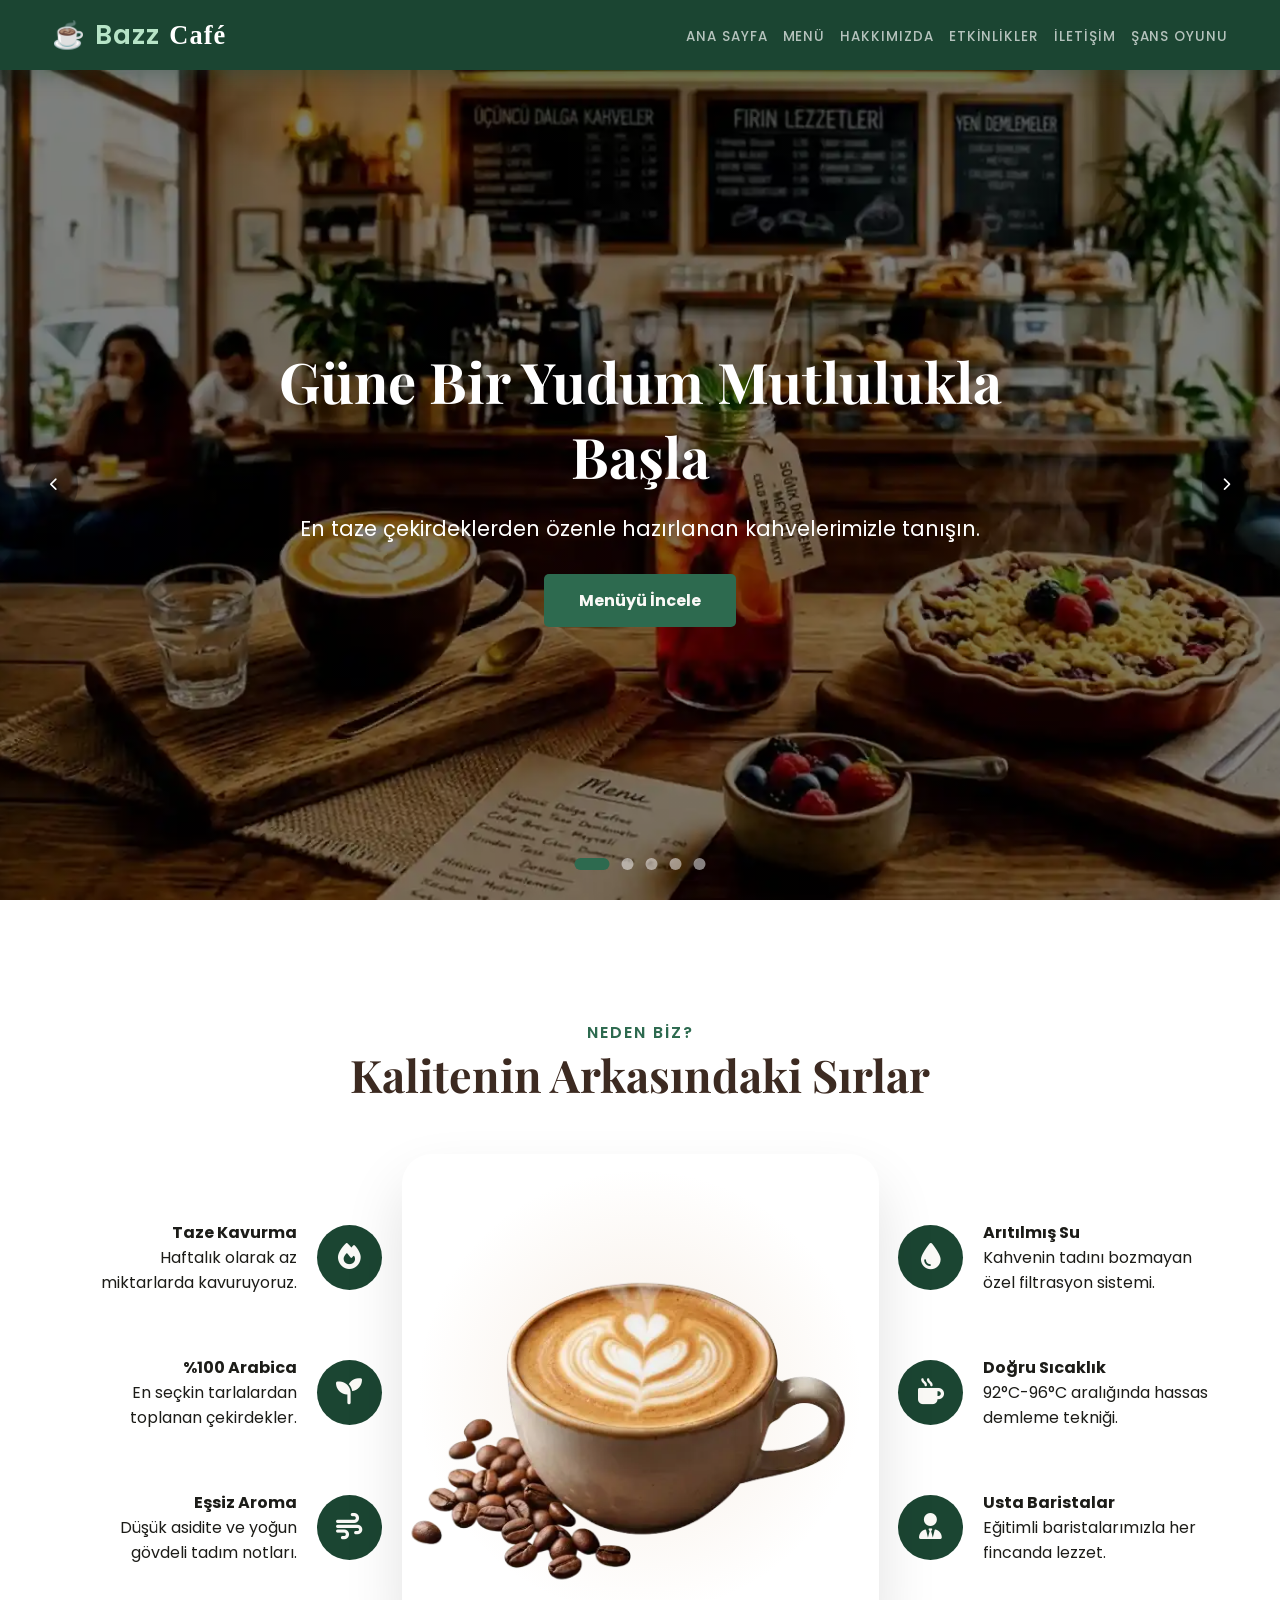
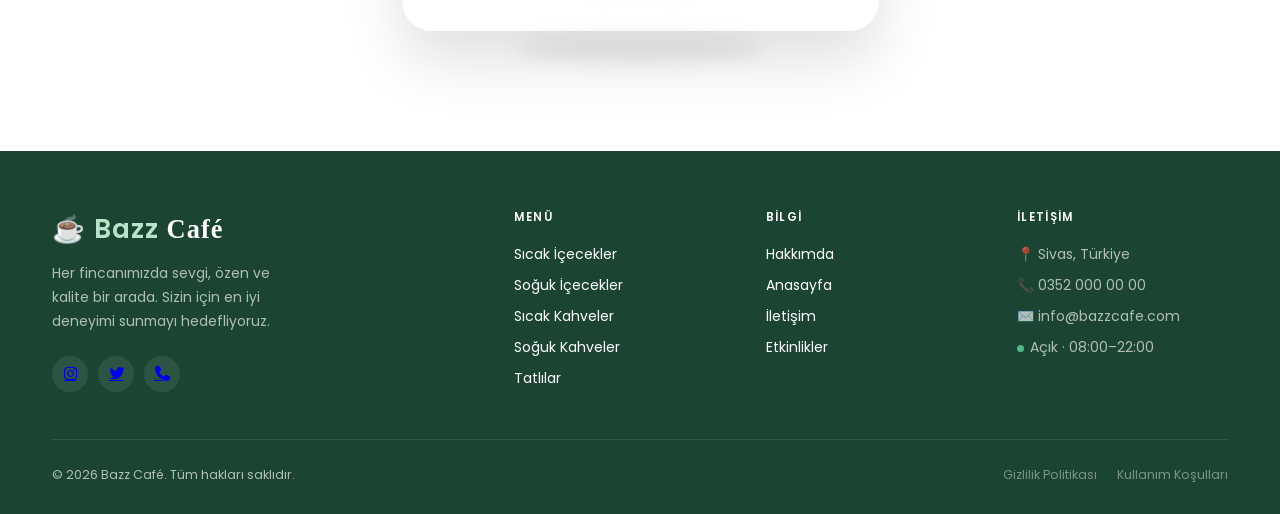
<file: index.html>
<!DOCTYPE html>
<html lang="tr">

<head>
    <meta charset="UTF-8">
    <meta name="viewport" content="width=device-width, initial-scale=1.0">
    <meta name="description" content="BAZ COFFEE - En taze çekirdekler ve artizan tatlılarla güne başlayın.">
    <title>Anasayfa | BAZ COFFEE</title>

    <!-- 1. LCP Optimizasyonu: İlk slide görselini önceden yükle -->
    <link rel="preload" as="image" href="images/menu1.webp" fetchpriority="high">

    <!-- 2. Font Optimizasyonu -->
    <link rel="preconnect" href="https://fonts.googleapis.com">
    <link rel="preconnect" href="https://fonts.gstatic.com" crossorigin>
    <link
        href="https://fonts.googleapis.com/css2?family=Playfair+Display:wght@700&family=Poppins:wght@300;400;600&display=swap"
        rel="stylesheet" media="print" onload="this.media='all'">
    <link rel="stylesheet" href="style.css">
    <!-- FontAwesome'ı asenkron yükle -->
    <link rel="stylesheet" href="https://cdnjs.cloudflare.com/ajax/libs/font-awesome/6.0.0/css/all.min.css"
        media="print" onload="this.media='all'">

    <link rel="stylesheet" href="https://cdnjs.cloudflare.com/ajax/libs/font-awesome/6.5.1/css/all.min.css">
</head>

<body>

    <nav>
        <div class="nav-logo">☕ <span>Bazz</span> Café</div>
        <ul class="nav-links" id="navLinks">
            <li><a href="index.html">Ana Sayfa</a></li>
            <li><a href="menu.html">Menü</a></li>
            <li><a href="hakkimda.html">Hakkımızda</a></li>
            <li><a href="etkinlikler.html">Etkinlikler</a></li>
            <li><a href="iletisim.html">İletişim</a></li>
            <li><a href="oyun.html">Şans Oyunu</a></li>
        </ul>
        <div class="hamburger" id="hamburger" aria-label="Menüyü Aç" role="button"><i class="fas fa-bars"></i></div>
    </nav>

    <!-- 5'li Slider Bölümü -->
    <section class="slider-container">
        <div class="slider">
            <div class="slide active"
                style="background-image: linear-gradient(rgba(0,0,0,0.5), rgba(0,0,0,0.5)), url('images/menu1.webp');">
                <div class="slide-content">
                    <h1>Güne Bir Yudum Mutlulukla Başla</h1>
                    <p>En taze çekirdeklerden özenle hazırlanan kahvelerimizle tanışın.</p>
                    <a href="menu.html" class="btn">Menüyü İncele</a>
                </div>
            </div>

            <div class="slide"
                style="background-image: linear-gradient(rgba(0,0,0,0.5), rgba(0,0,0,0.5)), url('images/uretkenlik.webp');">
                <div class="slide-content">
                    <h1>Üretkenliğin Yeni Adresi</h1>
                    <p>Sessiz alanlarımız ve yüksek hızlı internetimizle işlerinize odaklanın.</p>
                    <a href="hakkimda.html" class="btn">Alanlarımızı Gör</a>
                </div>
            </div>

            <div class="slide"
                style="background-image: linear-gradient(rgba(0,0,0,0.5), rgba(0,0,0,0.5)), url('images/tatliEslikci.webp');">
                <div class="slide-content">
                    <h1>Kahvenin En Tatlı Eşlikçileri</h1>
                    <p>Günlük taze çıkan artizan tatlılarımızla kendinizi şımartın.</p>
                    <a href="menu.html" class="btn">Lezzetleri Keşfet</a>
                </div>
            </div>

            <div class="slide"
                style="background-image: linear-gradient(rgba(0,0,0,0.5), rgba(0,0,0,0.5)), url('images/etkinlik-foto1.webp');">
                <div class="slide-content">
                    <h1>Paylaşılacak Anlar Biriktirin</h1>
                    <p>Sevdiklerinizle en keyifli sohbetlerinize ev sahipliği yapıyoruz.</p>
                    <a href="iletisim.html" class="btn">Bize Katılın</a>
                </div>
            </div>

            <div class="slide"
                style="background-image: linear-gradient(rgba(0,0,0,0.5), rgba(0,0,0,0.5)), url('images/demleme1\ \(1\).webp');">
                <div class="slide-content">
                    <h1>Ustalıkla Kavrulmuş Çekirdekler</h1>
                    <p>Kahve sanatını her fincanda yeniden keşfeden uzman kadromuzla tanışın.</p>
                    <a href="hakkimda.html" class="btn">Hikayemiz</a>
                </div>
            </div>
        </div>

        <button class="prev-btn" aria-label="Önceki Slide"><i class="fas fa-chevron-left"></i></button>
        <button class="next-btn" aria-label="Sonraki Slide"><i class="fas fa-chevron-right"></i></button>

        <div class="dots-container">
            <span class="dot active"></span>
            <span class="dot"></span>
            <span class="dot"></span>
            <span class="dot"></span>
            <span class="dot"></span>
        </div>
    </section>

    <section class="interactive-features">
        <div class="section-title">
            <span class="sub-title">Neden Biz?</span>
            <h2>Kalitenin Arkasındaki Sırlar</h2>
        </div>

        <div class="coffee-showcase">
            <div class="feature-side left">
                <div class="feature-item reveal-left">
                    <div class="text">
                        <h4>Taze Kavurma</h4>
                        <p>Haftalık olarak az miktarlarda kavuruyoruz.</p>
                    </div>
                    <div class="icon"><i class="fas fa-fire"></i></div>
                </div>
                <div class="feature-item reveal-left">
                    <div class="text">
                        <h4>%100 Arabica</h4>
                        <p>En seçkin tarlalardan toplanan çekirdekler.</p>
                    </div>
                    <div class="icon"><i class="fas fa-seedling"></i></div>
                </div>
                <div class="feature-item reveal-left">
                    <div class="text">
                        <h4>Eşsiz Aroma</h4>
                        <p>Düşük asidite ve yoğun gövdeli tadım notları.</p>
                    </div>
                    <div class="icon"><i class="fas fa-wind"></i></div>
                </div>
            </div>

            <div class="coffee-cup-wrapper">
                <div class="glow-effect"></div>
                <img src="images/hotCoffe (1).webp" alt="Sıcak Kahve Fincanı" class="floating-cup" width="300"
                    height="300" decoding="async" loading="lazy">
                <div class="cup-shadow"></div>
            </div>

            <div class="feature-side right">
                <div class="feature-item reveal-right">
                    <div class="icon"><i class="fas fa-tint"></i></div>
                    <div class="text">
                        <h4>Arıtılmış Su</h4>
                        <p>Kahvenin tadını bozmayan özel filtrasyon sistemi.</p>
                    </div>
                </div>
                <div class="feature-item reveal-right">
                    <div class="icon"><i class="fas fa-mug-hot"></i></div>
                    <div class="text">
                        <h4>Doğru Sıcaklık</h4>
                        <p>92°C-96°C aralığında hassas demleme tekniği.</p>
                    </div>
                </div>
                <div class="feature-item reveal-right">
                    <div class="icon"><i class="fas fa-user-tie"></i></div>
                    <div class="text">
                        <h4>Usta Baristalar</h4>
                        <p>Eğitimli baristalarımızla her fincanda lezzet.</p>
                    </div>
                </div>
            </div>
        </div>
    </section>

    <footer>
        <div class="footer-grid">
            <div>
                <div class="footer-brand">☕ <span>Bazz</span> Café</div>
                <p class="footer-desc">Her fincanımızda sevgi, özen ve kalite bir arada. Sizin için en iyi deneyimi
                    sunmayı hedefliyoruz.</p>
                <div class="footer-social">
                    <a href="https://instagram.com" target="_blank" rel="noopener noreferrer" class="soc"
                        aria-label="Instagram">
                        <i class="fa-brands fa-instagram"></i>
                    </a>
                    <a href="https://twitter.com" target="_blank" rel="noopener noreferrer" class="soc"
                        aria-label="Twitter">
                        <i class="fa-brands fa-twitter"></i>
                    </a>
                    <a href="https://www.whatsapp.com/" target="_blank" rel="noopener noreferrer" class="soc"
                        aria-label="İletişim">
                        <i class="fa-solid fa-phone"></i>
                    </a>
                </div>
            </div>
            <div class="footer-col">
                <h4>Menü</h4>
                <ul>
                    <li><a href="menu.html">Sıcak İçecekler</a></li>
                    <li><a href="menu.html">Soğuk İçecekler</a></li>
                    <li><a href="menu.html">Sıcak Kahveler</a></li>
                    <li><a href="menu.html">Soğuk Kahveler</a></li>
                    <li><a href="menu.html">Tatlılar</a></li>
                </ul>
            </div>
            <div class="footer-col">
                <h4>Bilgi</h4>
                <ul>
                    <li><a href="hakkimda.html">Hakkımda</a></li>
                    <li><a href="index.html">Anasayfa</a></li>
                    <li><a href="iletisim.html">İletişim</a></li>
                    <li><a href="etkinlikler.html">Etkinlikler</a></li>
                </ul>
            </div>
            <div class="footer-col">
                <h4>İletişim</h4>
                <ul>
                    <li>📍 Sivas, Türkiye</li>
                    <li>📞 0352 000 00 00</li>
                    <li>✉️ info@bazzcafe.com</li>
                    <li><span class="pulse-dot"></span>Açık · 08:00–22:00</li>
                </ul>
            </div>
        </div>
        <div class="footer-bottom">
            <span>© 2026 Bazz Café. Tüm hakları saklıdır.</span>
            <div class="footer-links">
                <a href="#">Gizlilik Politikası</a>
                <a href="#">Kullanım Koşulları</a>
            </div>
        </div>


        <div id="category-detail-section" class="section-wrap" style="display: none;">
            <button id="back-to-cats" class="back-btn">← Kategorilere Dön</button>
            <div id="category-detail-title" class="section-title">Ürünler</div>
            <div id="product-grid" class="featured-grid">
            </div>
        </div>

    </footer>

    <script src="script.js" defer></script>
</body>

</html>
</file>
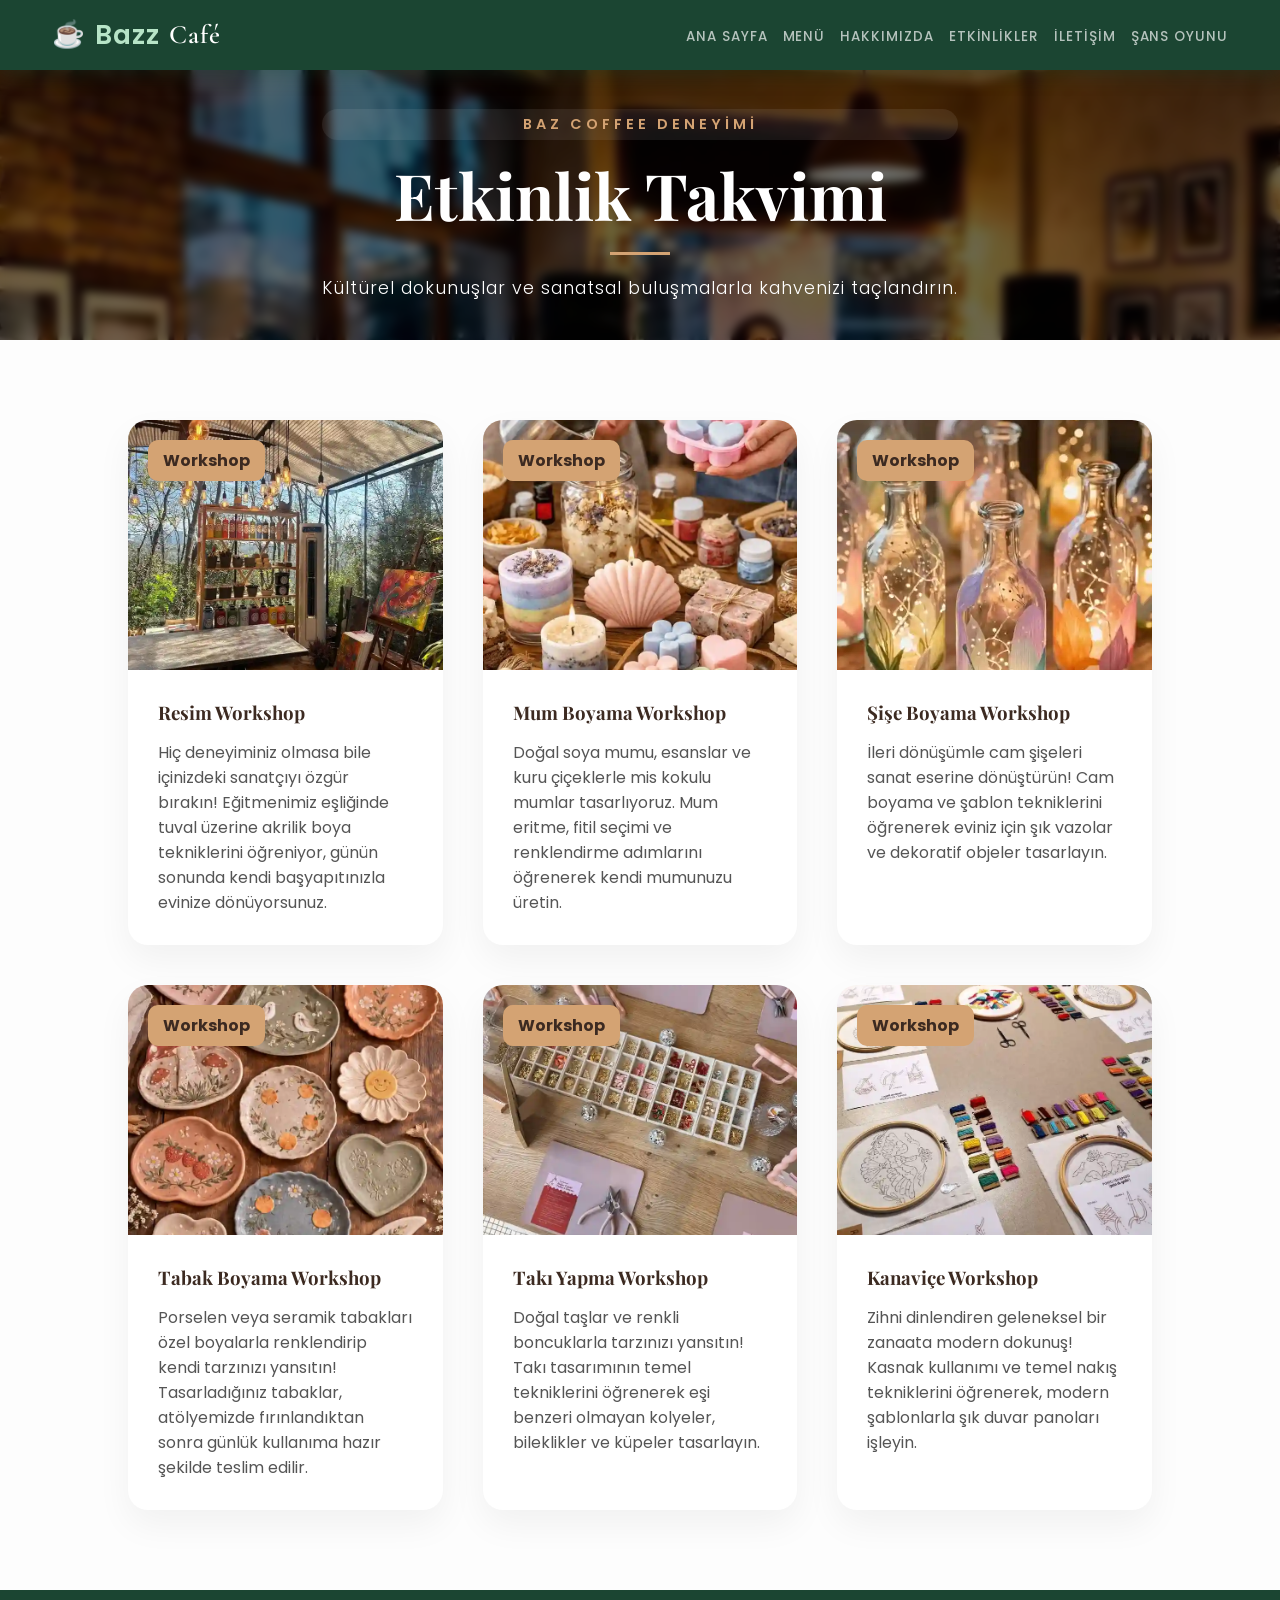
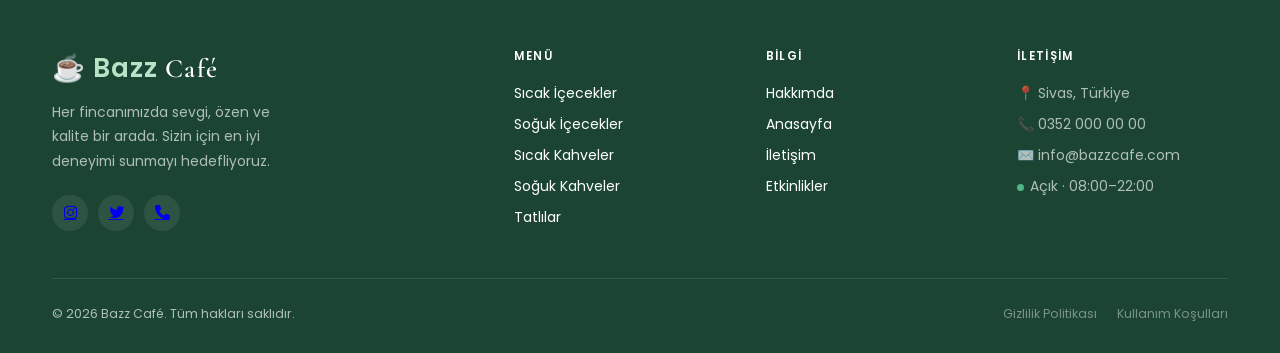
<file: etkinlikler.html>
<!DOCTYPE html>
<html lang="tr">

<head>
    <meta charset="UTF-8">
    <meta name="viewport" content="width=device-width, initial-scale=1.0">
    <title>Etkinlikler | BAZ COFFEE</title>
    <link rel="stylesheet" href="etkinlikler.css">
    <link rel="stylesheet" href="https://cdnjs.cloudflare.com/ajax/libs/font-awesome/6.0.0/css/all.min.css">
    <link
        href="https://fonts.googleapis.com/css2?family=Playfair+Display:wght@700&family=Poppins:wght@300;400;600&display=swap"
        rel="stylesheet">
    <link
        href="https://fonts.googleapis.com/css2?family=Cormorant+Garamond:ital,wght@0,400;0,600;1,400&family=DM+Sans:wght@300;400;500;600&display=swap"
        rel="stylesheet" />
</head>

<body>
    <nav>
        <div class="nav-logo">☕ <span>Bazz</span> Café</div>
        <ul class="nav-links" id="navLinks">
            <li><a href="index.html">Ana Sayfa</a></li>
            <li><a href="menu.html">Menü</a></li>
            <li><a href="hakkimda.html">Hakkımızda</a></li>
            <li><a href="etkinlikler.html">Etkinlikler</a></li>
            <li><a href="iletisim.html">İletişim</a></li>
            <li><a href="oyun.html">Şans Oyunu</a></li>

        </ul>

        <div class="hamburger" id="hamburger" aria-label="Menüyü Aç" role="button"><i class="fas fa-bars"></i></div>
    </nav>

    <header class="events-hero">
        <div class="hero-overlay"></div>
        <div class="hero-content">
            <div class="hero-subtitle">BAZ COFFEE DENEYİMİ</div>
            <h1>Etkinlik Takvimi</h1>
            <div class="hero-divider"></div>
            <p>Kültürel dokunuşlar ve sanatsal buluşmalarla kahvenizi taçlandırın.</p>
        </div>
    </header>

    <main class="events-grid">
        <div class="event-card">
            <div class="image-box">
                <img src="etkinlikler-images/resim.webp" alt="Atölye">
                <div class="date-badge">Workshop</div>
            </div>
            <div class="content-box">
                <h3>Resim Workshop</h3>
                <p>Hiç deneyiminiz olmasa bile içinizdeki sanatçıyı özgür bırakın! Eğitmenimiz eşliğinde tuval üzerine
                    akrilik boya tekniklerini öğreniyor, günün sonunda kendi başyapıtınızla evinize dönüyorsunuz.</p>

            </div>
        </div>

        <div class="event-card">
            <div class="image-box">
                <img src="etkinlikler-images/mum.webp" alt="Müzik">
                <div class="date-badge">Workshop</div>
            </div>
            <div class="content-box">
                <h3>Mum Boyama Workshop</h3>
                <p>Doğal soya mumu, esanslar ve kuru çiçeklerle mis kokulu mumlar tasarlıyoruz. Mum eritme, fitil seçimi
                    ve renklendirme adımlarını öğrenerek kendi mumunuzu üretin.</p>

            </div>
        </div>

        <div class="event-card">
            <div class="image-box">
                <img src="etkinlikler-images/sise.webp" alt="Atölye">
                <div class="date-badge">Workshop</div>
            </div>
            <div class="content-box">
                <h3>Şişe Boyama Workshop</h3>
                <p>İleri dönüşümle cam şişeleri sanat eserine dönüştürün! Cam boyama ve şablon tekniklerini öğrenerek
                    eviniz için şık vazolar ve dekoratif objeler tasarlayın.</p>

            </div>
        </div>

        <div class="event-card">
            <div class="image-box">
                <img src="etkinlikler-images/tabak.webp" alt="Atölye">
                <div class="date-badge">Workshop</div>
            </div>
            <div class="content-box">
                <h3>Tabak Boyama Workshop</h3>
                <p>Porselen veya seramik tabakları özel boyalarla renklendirip kendi tarzınızı yansıtın! Tasarladığınız
                    tabaklar, atölyemizde fırınlandıktan sonra günlük kullanıma hazır şekilde teslim edilir.</p>

            </div>
        </div>

        <div class="event-card">
            <div class="image-box">
                <img src="etkinlikler-images/takı.webp" alt="Atölye">
                <div class="date-badge">Workshop</div>
            </div>
            <div class="content-box">
                <h3>Takı Yapma Workshop</h3>
                <p>Doğal taşlar ve renkli boncuklarla tarzınızı yansıtın! Takı tasarımının temel tekniklerini öğrenerek
                    eşi benzeri olmayan kolyeler, bileklikler ve küpeler tasarlayın.</p>

            </div>
        </div>

        <div class="event-card">
            <div class="image-box">
                <img src="etkinlikler-images/kanavice.webp" alt="Atölye">
                <div class="date-badge">Workshop</div>
            </div>
            <div class="content-box">
                <h3>Kanaviçe Workshop</h3>
                <p>Zihni dinlendiren geleneksel bir zanaata modern dokunuş! Kasnak kullanımı ve temel nakış tekniklerini
                    öğrenerek, modern şablonlarla şık duvar panoları işleyin.</p>

            </div>
        </div>



        <!-- Modal Yapısı -->
        <div id="eventModal" class="modal">
            <div class="modal-content">
                <span class="close-modal">&times;</span>
                <div id="modalBody">
                </div>
            </div>
        </div>
    </main>

    <footer>
        <div class="footer-grid">
            <div>
                <div class="footer-brand">☕ <span>Bazz</span> Café</div>
                <p class="footer-desc">Her fincanımızda sevgi, özen ve kalite bir arada. Sizin için en iyi deneyimi
                    sunmayı hedefliyoruz.</p>
                <div class="footer-social">
                    <a href="https://instagram.com" target="_blank" rel="noopener noreferrer" class="soc"
                        aria-label="Instagram">
                        <i class="fa-brands fa-instagram"></i>
                    </a>
                    <a href="https://twitter.com" target="_blank" rel="noopener noreferrer" class="soc"
                        aria-label="Twitter">
                        <i class="fa-brands fa-twitter"></i>
                    </a>
                    <a href="https://www.whatsapp.com/" target="_blank" rel="noopener noreferrer" class="soc"
                        aria-label="İletişim">
                        <i class="fa-solid fa-phone"></i>
                    </a>
                </div>
            </div>
            <div class="footer-col">
                <h4>Menü</h4>
                <ul>
                    <li><a href="menu.html">Sıcak İçecekler</a></li>
                    <li><a href="menu.html">Soğuk İçecekler</a></li>
                    <li><a href="menu.html">Sıcak Kahveler</a></li>
                    <li><a href="menu.html">Soğuk Kahveler</a></li>
                    <li><a href="menu.html">Tatlılar</a></li>
                </ul>
            </div>
            <div class="footer-col">
                <h4>Bilgi</h4>
                <ul>
                    <li><a href="hakkimda.html">Hakkımda</a></li>
                    <li><a href="index.html">Anasayfa</a></li>
                    <li><a href="iletisim.html">İletişim</a></li>
                    <li><a href="etkinlikler.html">Etkinlikler</a></li>
                </ul>
            </div>
            <div class="footer-col">
                <h4>İletişim</h4>
                <ul>
                    <li>📍 Sivas, Türkiye</li>
                    <li>📞 0352 000 00 00</li>
                    <li>✉️ info@bazzcafe.com</li>
                    <li><span class="pulse-dot"></span>Açık · 08:00–22:00</li>
                </ul>
            </div>
        </div>
        <div class="footer-bottom">
            <span>© 2026 Bazz Café. Tüm hakları saklıdır.</span>
            <div class="footer-links">
                <a href="#">Gizlilik Politikası</a>
                <a href="#">Kullanım Koşulları</a>
            </div>
        </div>


        <div id="category-detail-section" class="section-wrap" style="display: none;">
            <button id="back-to-cats" class="back-btn">← Kategorilere Dön</button>
            <div id="category-detail-title" class="section-title">Ürünler</div>
            <div id="product-grid" class="featured-grid">
            </div>
        </div>

    </footer>


    <script src="etkinlikler.js"></script>
</body>

</html>
</file>
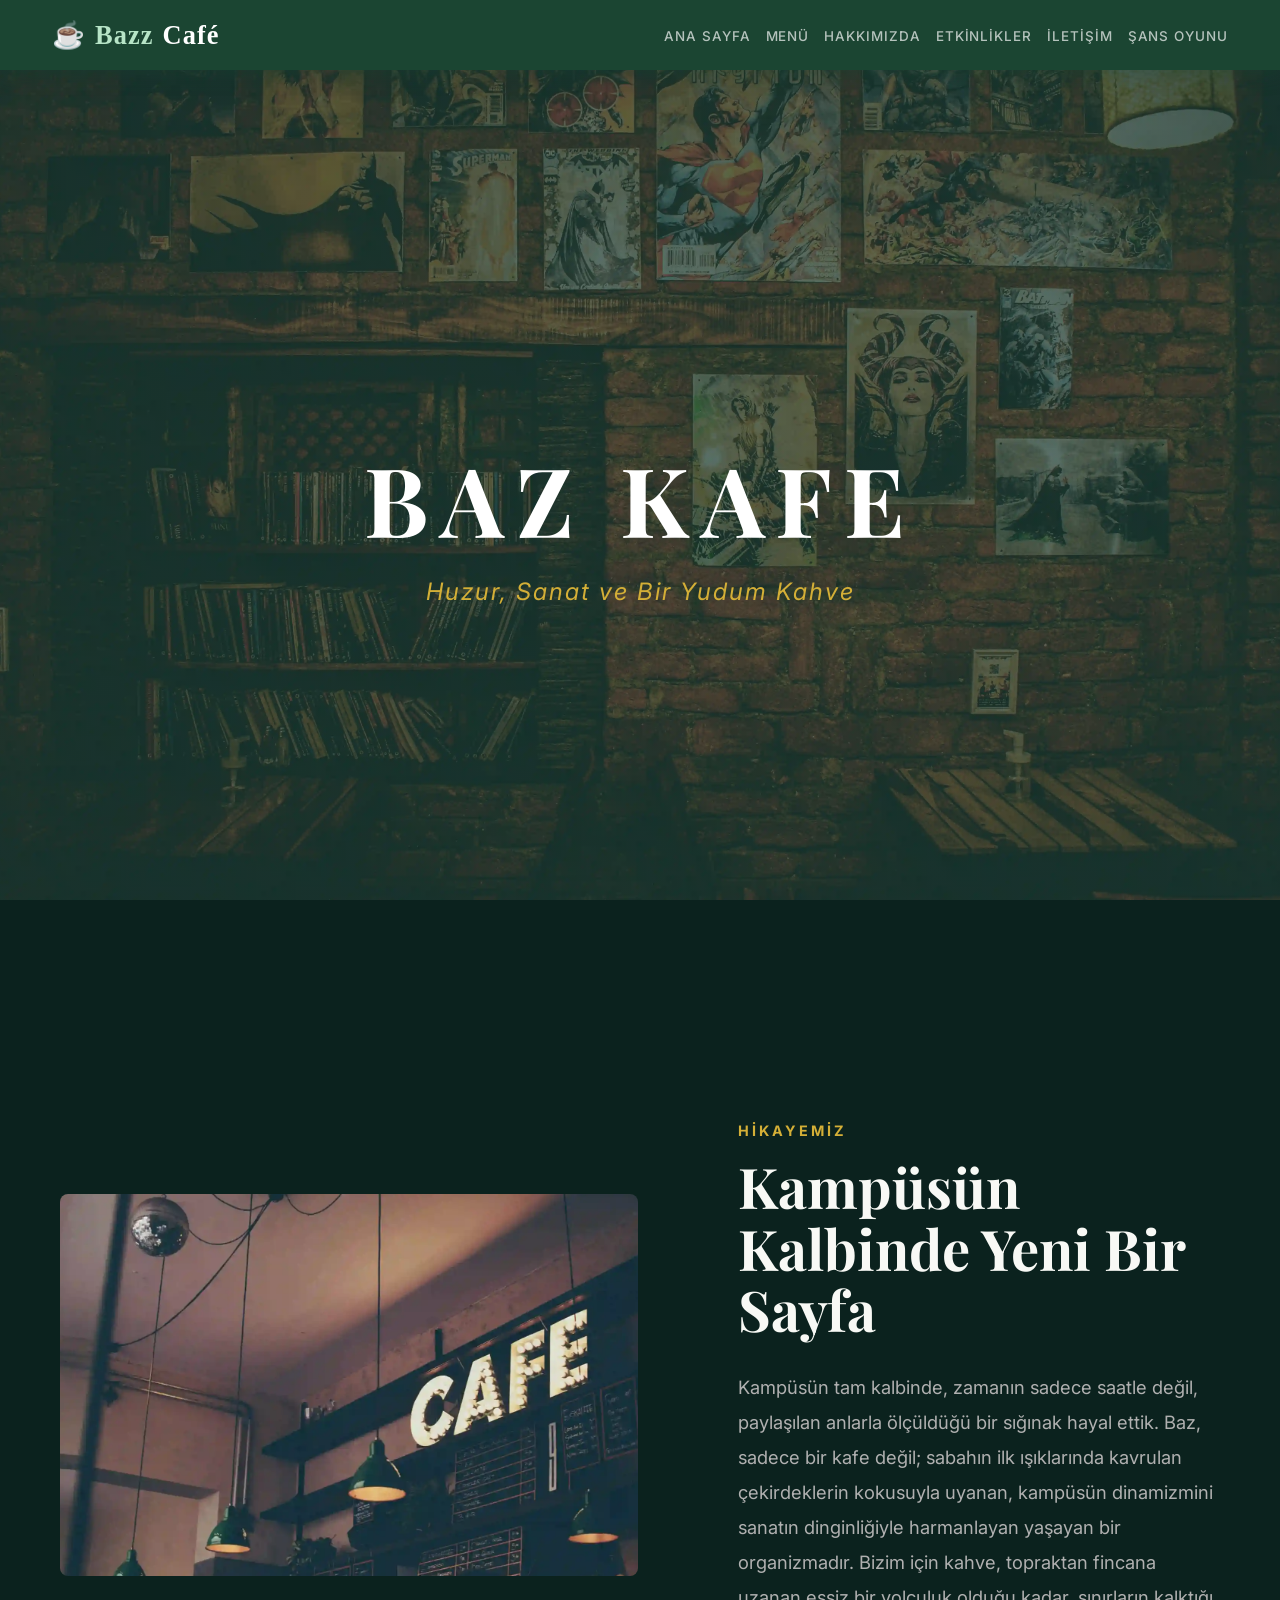
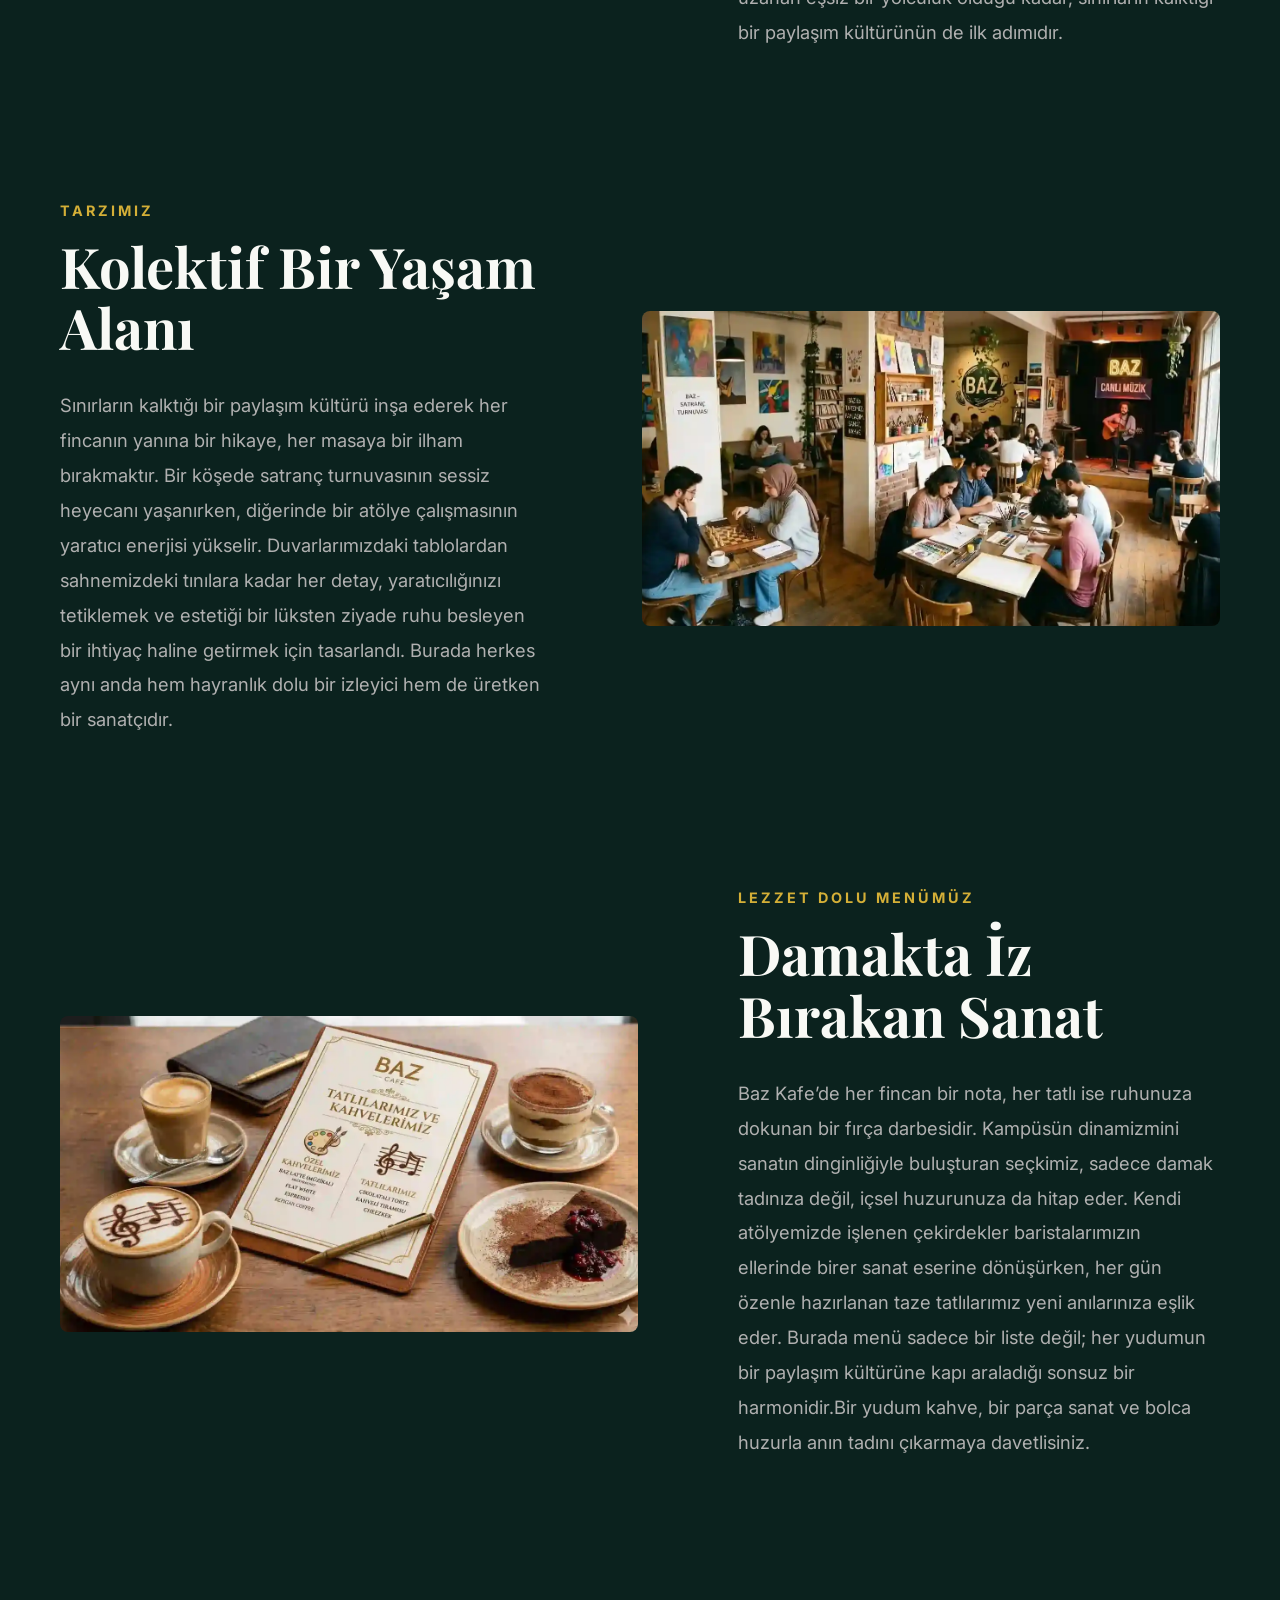
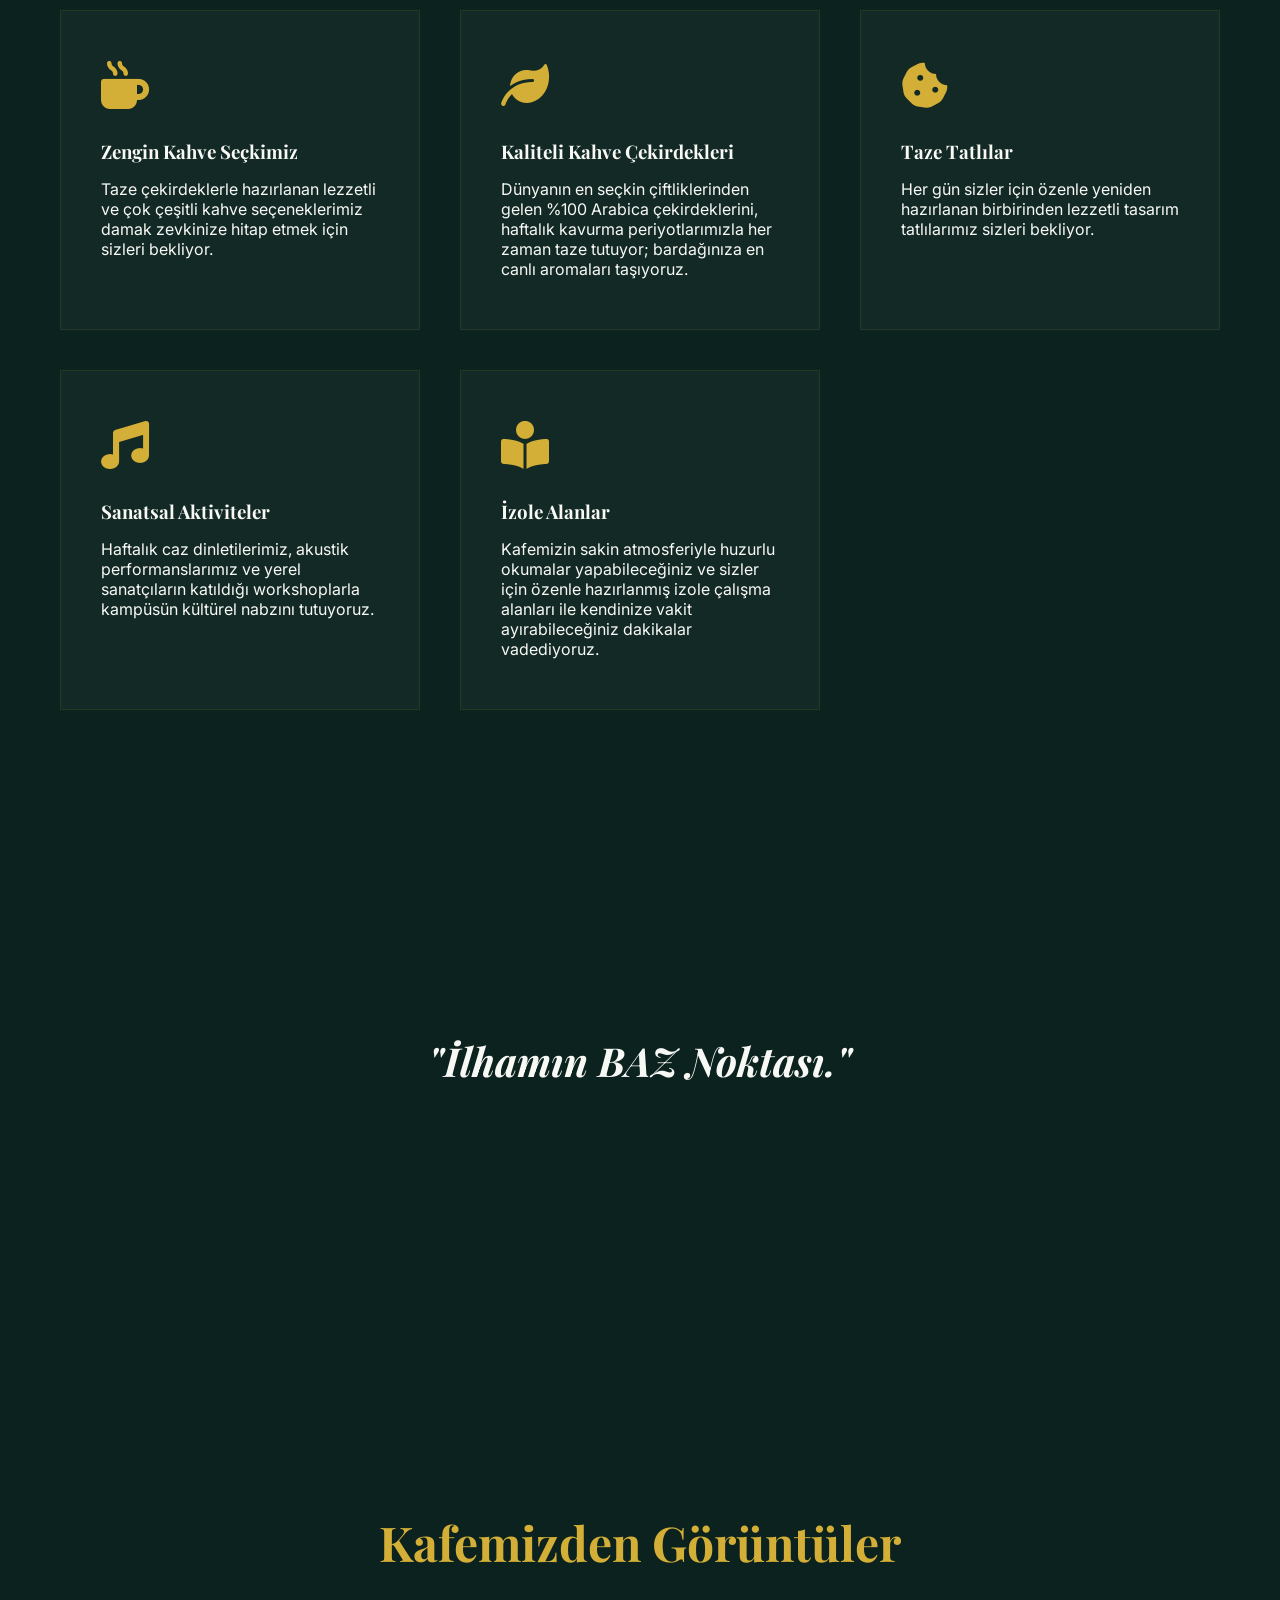
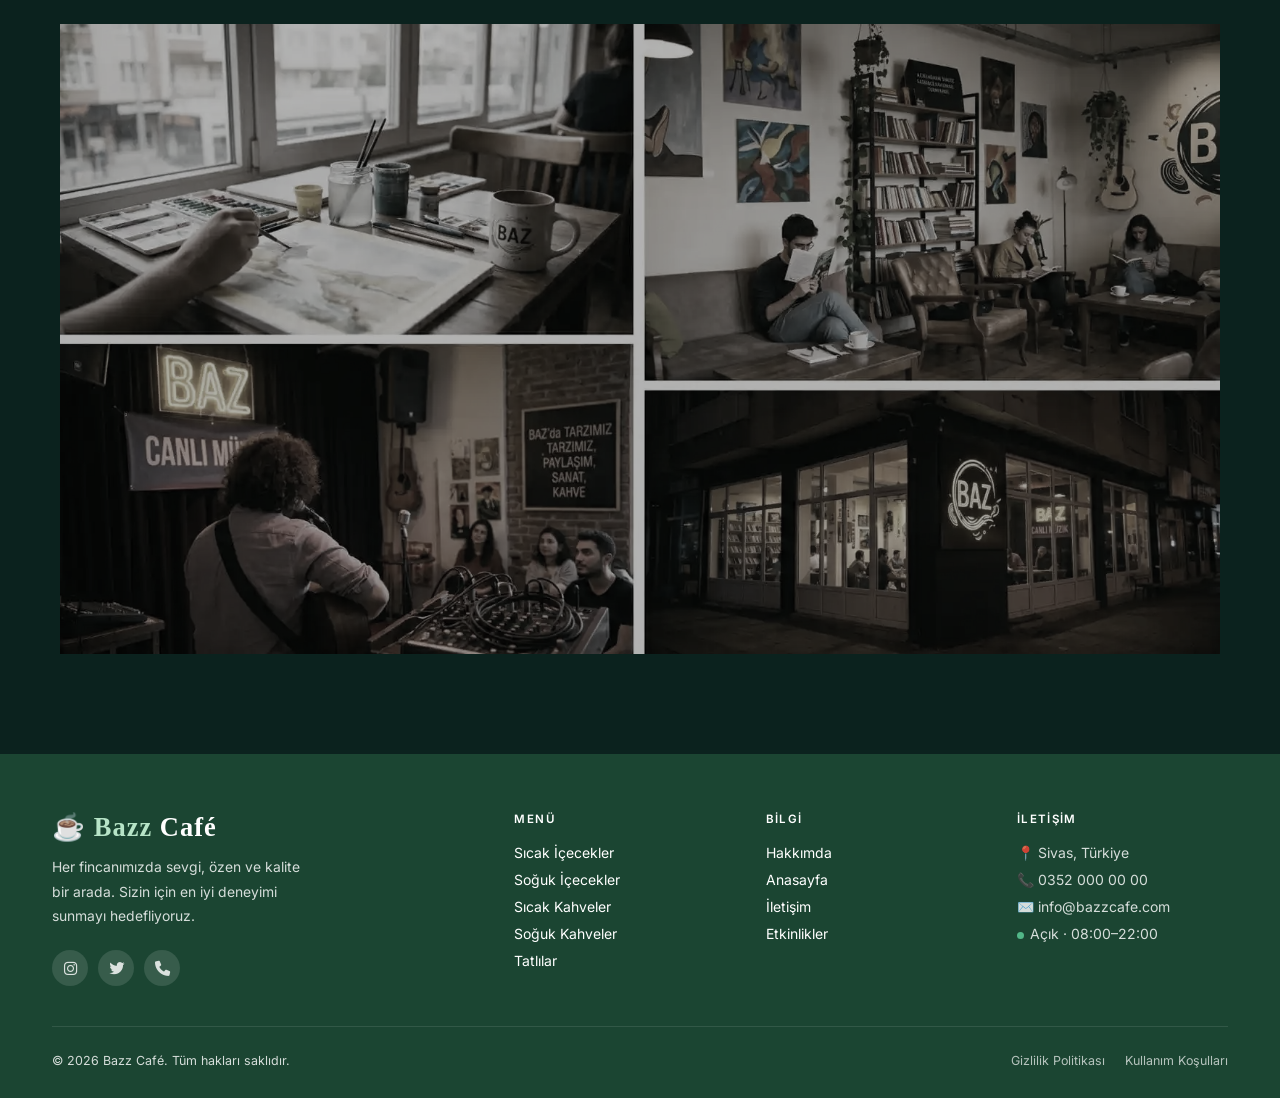
<file: hakkimda.html>
<!DOCTYPE html>
<html lang="tr">

<head>
    <meta charset="UTF-8">
    <meta name="viewport" content="width=device-width, initial-scale=1.0">

    <title>Hakkımızda | Baz Kafe - Sanat ve Nitelikli Kahve Deneyimi</title>
    <meta name="description"
        content="Kampüsün kalbinde sanat, satranç ve nitelikli kahvenin buluşma noktası. Baz Kafe'nin hikayesini ve kolektif yaşam alanımızı keşfedin.">
    <link rel="canonical" href="https://www.bazkafe.com/hakkimizda">
    <link rel="stylesheet" href="https://cdnjs.cloudflare.com/ajax/libs/font-awesome/6.0.0/css/all.min.css">
    <link rel="stylesheet" href="hakkimda.css">
    <link
        href="https://fonts.googleapis.com/css2?family=Playfair+Display:ital,wght@0,400;0,700;1,400&family=Inter:wght@300;400&display=swap"
        rel="stylesheet">
</head>

<body>

    <nav>
        <div class="nav-logo">☕ <span>Bazz</span> Café</div>
        <ul class="nav-links" id="navLinks">
            <li><a href="index.html">Ana Sayfa</a></li>
            <li><a href="menu.html">Menü</a></li>
            <li><a href="hakkimda.html">Hakkımızda</a></li>
            <li><a href="etkinlikler.html">Etkinlikler</a></li>
            <li><a href="iletisim.html">İletişim</a></li>
            <li><a href="oyun.html">Şans Oyunu</a></li>
        </ul>
        <div class="hamburger" id="hamburger" aria-label="Menüyü Aç" role="button"><i class="fas fa-bars"></i></div>
    </nav>

    <header class="hero">
        <div class="hero-content">
            <h1>BAZ KAFE</h1>
            <p>Huzur, Sanat ve Bir Yudum Kahve</p>
        </div>
    </header>

    <main class="container">

        <section class="reveal-section" aria-labelledby="hikaye-baslik">
            <div class="image-wrapper">
                <img src="hakkimda-images/baz_bar.webp" alt="Baz Kafe'nin modern bar alanı ve taze kahve çekirdekleri"
                    fetchpriority="high">
            </div>
            <div class="text-wrapper">
                <span>Hikayemiz</span>
                <h2 id="hikaye-baslik">Kampüsün Kalbinde Yeni Bir Sayfa</h2>
                <p>Kampüsün tam kalbinde, zamanın sadece saatle değil, paylaşılan anlarla ölçüldüğü bir sığınak hayal
                    ettik. Baz, sadece bir kafe değil; sabahın ilk ışıklarında kavrulan çekirdeklerin kokusuyla uyanan,
                    kampüsün dinamizmini sanatın dinginliğiyle harmanlayan yaşayan bir organizmadır. Bizim için kahve,
                    topraktan fincana uzanan eşsiz bir yolculuk olduğu kadar, sınırların kalktığı bir paylaşım
                    kültürünün de ilk adımıdır.</p>
            </div>
        </section>

        <section class="reveal-section" aria-labelledby="tarz-baslik">
            <div class="image-wrapper">
                <img src="hakkimda-images/baz.webp" alt="Baz Kafe'nin sanatsal ve kolektif iç mekan tasarımı"
                    loading="lazy">
            </div>
            <div class="text-wrapper">
                <span>Tarzımız</span>
                <h2 id="tarz-baslik">Kolektif Bir Yaşam Alanı</h2>
                <p>Sınırların kalktığı bir paylaşım kültürü inşa ederek her fincanın yanına bir hikaye, her masaya bir
                    ilham bırakmaktır. Bir köşede satranç turnuvasının sessiz heyecanı yaşanırken, diğerinde bir atölye
                    çalışmasının yaratıcı enerjisi yükselir. Duvarlarımızdaki tablolardan sahnemizdeki tınılara kadar
                    her detay, yaratıcılığınızı tetiklemek ve estetiği bir lüksten ziyade ruhu besleyen bir ihtiyaç
                    haline getirmek için tasarlandı. Burada herkes aynı anda hem hayranlık dolu bir izleyici hem de
                    üretken bir sanatçıdır.</p>
            </div>
        </section>

        <section class="reveal-section" aria-labelledby="menu-baslik">
            <div class="image-wrapper">
                <img src="hakkimda-images/baz_menü.webp" alt="Baz Kafe menüsünden taze hazırlanan kahve ve tatlı sunumu"
                    loading="lazy">
            </div>
            <div class="text-wrapper">
                <span>Lezzet Dolu Menümüz</span>
                <h2 id="menu-baslik">Damakta İz Bırakan Sanat</h2>
                <p>Baz Kafe’de her fincan bir nota, her tatlı ise ruhunuza dokunan bir fırça darbesidir. Kampüsün
                    dinamizmini sanatın dinginliğiyle buluşturan seçkimiz, sadece damak tadınıza değil, içsel huzurunuza
                    da hitap eder. Kendi atölyemizde işlenen çekirdekler baristalarımızın ellerinde birer sanat eserine
                    dönüşürken, her gün özenle hazırlanan taze tatlılarımız yeni anılarınıza eşlik eder. Burada menü
                    sadece bir liste değil; her yudumun bir paylaşım kültürüne kapı araladığı sonsuz bir harmonidir.Bir
                    yudum kahve, bir parça sanat ve bolca huzurla anın tadını çıkarmaya davetlisiniz.</p>
            </div>
        </section>

        <div class="info-grid">
            <article class="info-card">
                <i class="fas fa-mug-hot" aria-hidden="true"></i>
                <h3>Zengin Kahve Seçkimiz</h3>
                <p>Taze çekirdeklerle hazırlanan lezzetli ve çok çeşitli kahve seçeneklerimiz damak zevkinize hitap
                    etmek için sizleri bekliyor.</p>
            </article>
            <article class="info-card">
                <i class="fas fa-leaf" aria-hidden="true"></i>
                <h3>Kaliteli Kahve Çekirdekleri</h3>
                <p>Dünyanın en seçkin çiftliklerinden gelen %100 Arabica çekirdeklerini, haftalık kavurma
                    periyotlarımızla her zaman taze tutuyor; bardağınıza en canlı aromaları taşıyoruz.</p>
            </article>
            <article class="info-card">
                <i class="fas fa-cookie-bite" aria-hidden="true"></i>
                <h3>Taze Tatlılar</h3>
                <p>Her gün sizler için özenle yeniden hazırlanan birbirinden lezzetli tasarım tatlılarımız sizleri
                    bekliyor.</p>
            </article>
            <article class="info-card">
                <i class="fas fa-music" aria-hidden="true"></i>
                <h3>Sanatsal Aktiviteler</h3>
                <p>Haftalık caz dinletilerimiz, akustik performanslarımız ve yerel sanatçıların katıldığı workshoplarla
                    kampüsün kültürel nabzını tutuyoruz.</p>
            </article>
            <article class="info-card">
                <i class="fas fa-book-reader" aria-hidden="true"></i>
                <h3>İzole Alanlar</h3>
                <p>Kafemizin sakin atmosferiyle huzurlu okumalar yapabileceğiniz ve sizler için özenle hazırlanmış izole
                    çalışma alanları ile kendinize vakit ayırabileceğiniz dakikalar vadediyoruz.</p>
            </article>
        </div>
    </main>

    <!-- Parallax Quote Section -->
    <div class="parallax-quote">
        <h3>"İlhamın BAZ Noktası."</h3>
    </div>

    <div class="container">
        <section class="gallery-container">
            <h2 style="text-align:center; font-size:3rem; margin-bottom:50px; color:var(--gold);">Kafemizden Görüntüler
            </h2>
            <div class="gallery-grid">
                <div class="gallery-item tall">
                    <img src="hakkimda-images/baz_galeri.webp"
                        alt="Baz Kafe genel iç mekan görünümü ve sanatsal detaylar" loading="lazy">
                </div>
            </div>
        </section>
    </div>

    <footer>
        <div class="footer-grid">
            <div>
                <div class="footer-brand">☕ <span>Bazz</span> Café</div>
                <p class="footer-desc">Her fincanımızda sevgi, özen ve kalite bir arada. Sizin için en iyi deneyimi
                    sunmayı hedefliyoruz.</p>
                <div class="footer-social">

                    <a href="https://instagram.com" target="_blank" rel="noopener noreferrer" class="soc"
                        aria-label="Instagram">
                        <i class="fa-brands fa-instagram"></i>
                    </a>
                    <a href="https://twitter.com" target="_blank" rel="noopener noreferrer" class="soc"
                        aria-label="Twitter">
                        <i class="fa-brands fa-twitter"></i>
                    </a>
                    <a href="https://www.whatsapp.com/" target="_blank" rel="noopener noreferrer" class="soc"
                        aria-label="İletişim">
                        <i class="fa-solid fa-phone"></i>
                    </a>
                </div>
            </div>
            <div class="footer-col">
                <h4>Menü</h4>
                <ul>

                    <li><a href="menu.html">Sıcak İçecekler</a></li>
                    <li><a href="menu.html">Soğuk İçecekler</a></li>
                    <li><a href="menu.html">Sıcak Kahveler</a></li>
                    <li><a href="menu.html">Soğuk Kahveler</a></li>
                    <li><a href="menu.html">Tatlılar</a></li>

                </ul>
            </div>
            <div class="footer-col">
                <h4>Bilgi</h4>
                <ul>
                    <li><a href="hakkimda.html">Hakkımda</a></li>
                    <li><a href="index.html">Anasayfa</a></li>
                    <li><a href="iletisim.html">İletişim</a></li>
                    <li><a href="etkinlikler.html">Etkinlikler</a></li>
                </ul>
            </div>
            <div class="footer-col">
                <h4>İletişim</h4>
                <ul>
                    <li>📍 Sivas, Türkiye</li>
                    <li>📞 0352 000 00 00</li>
                    <li>✉️ info@bazzcafe.com</li>
                    <li><span class="pulse-dot"></span>Açık · 08:00–22:00</li>
                </ul>
            </div>
        </div>
        <div class="footer-bottom">
            <span>© 2026 Bazz Café. Tüm hakları saklıdır.</span>
            <div class="footer-links">
                <a href="#">Gizlilik Politikası</a>
                <a href="#">Kullanım Koşulları</a>
            </div>
        </div>
    </footer>

    <script>
        // Scroll Reveal Logic
        const observerOptions = { threshold: 0.15 };
        const observer = new IntersectionObserver((entries) => {
            entries.forEach(entry => {
                if (entry.isIntersecting) {
                    entry.target.classList.add('active');
                    // Gözlem bittikten sonra unobserve yapmak performansı artırır
                    observer.unobserve(entry.target);
                }
            });
        }, observerOptions);

        document.querySelectorAll('.reveal-section').forEach(section => {
            observer.observe(section);
        });

        // Parallax Effect for Hero - RequestAnimationFrame ile optimize edildi
        let ticking = false;
        window.addEventListener('scroll', () => {
            if (!ticking) {
                window.requestAnimationFrame(() => {
                    const scroll = window.pageYOffset;
                    const heroText = document.querySelector('.hero-content');
                    if (heroText) {
                        heroText.style.transform = `translateY(${scroll * 0.4}px)`;
                        heroText.style.opacity = 1 - (scroll / 700);
                    }
                    ticking = false;
                });
                ticking = true;
            }
        });

        document.getElementById('hamburger').addEventListener('click', () => {
            document.getElementById('navLinks').classList.toggle('active');
        });
    </script>
</body>

</html>
</file>
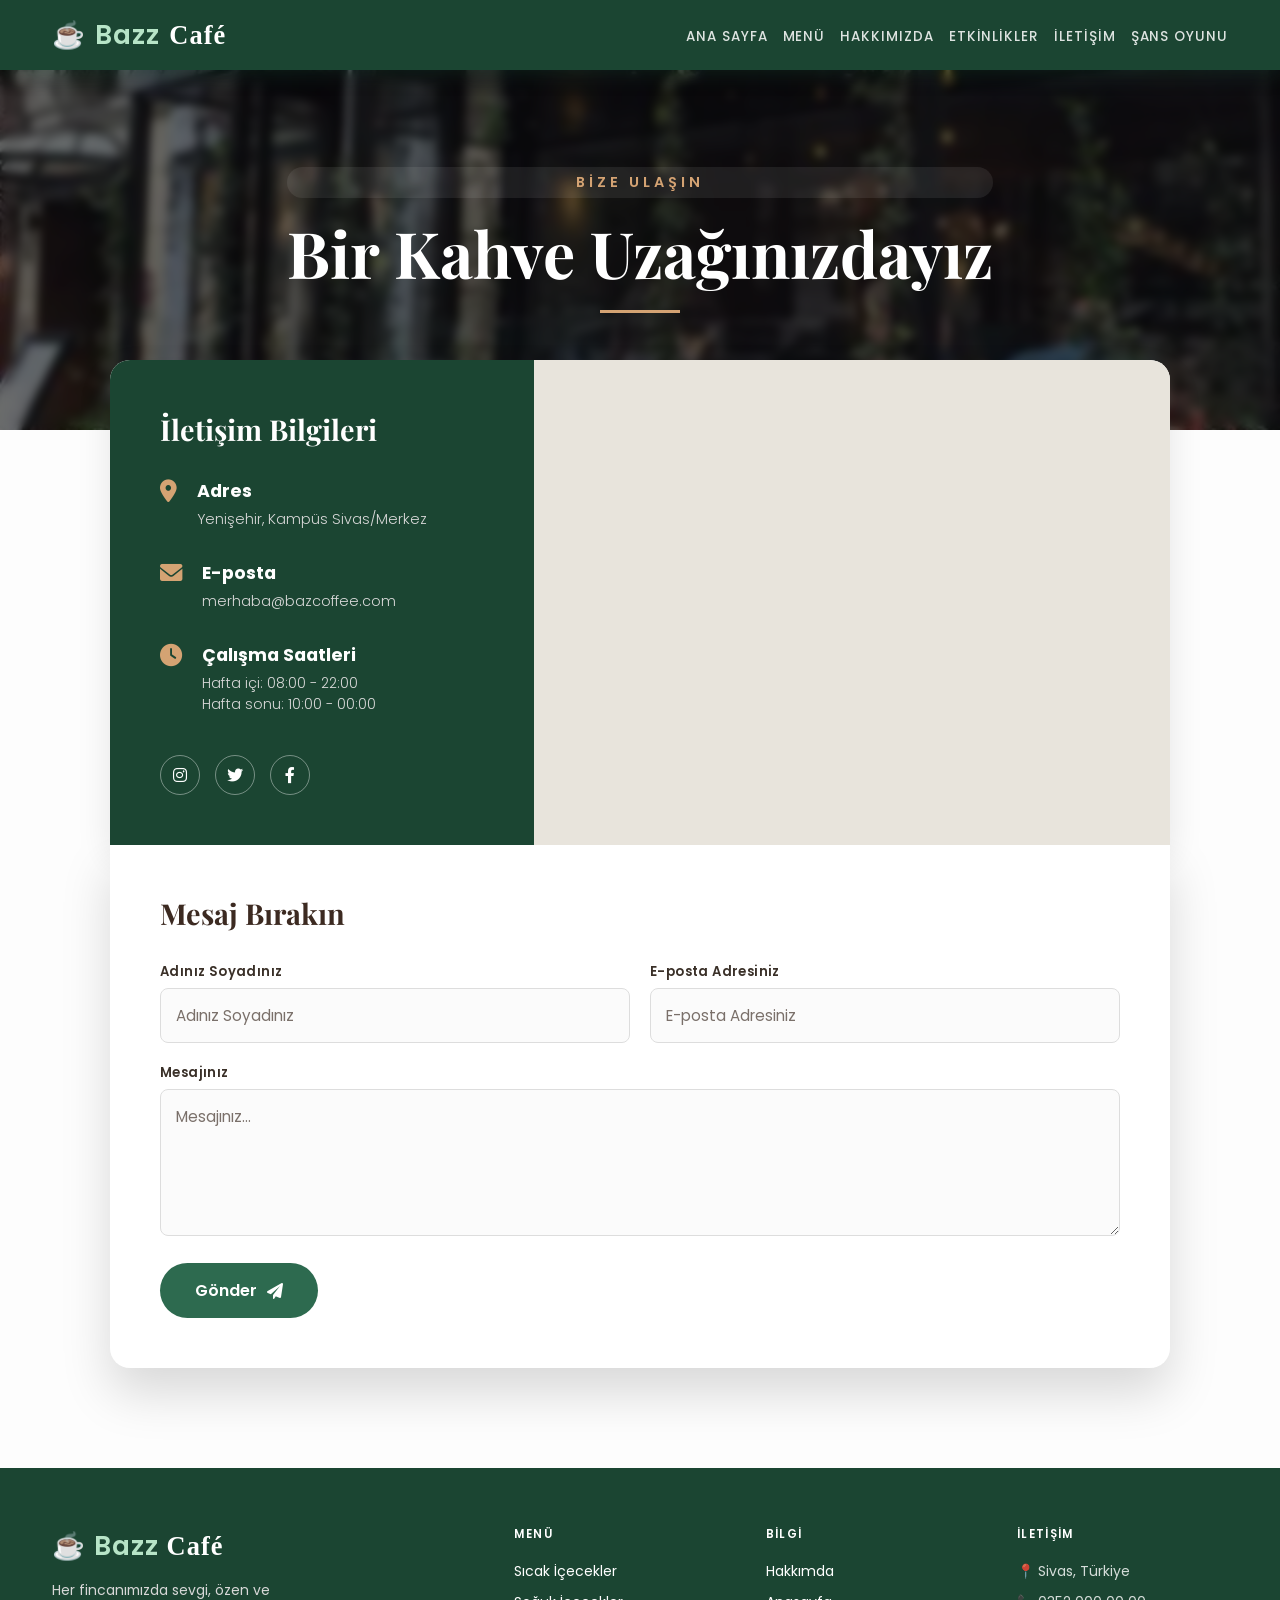
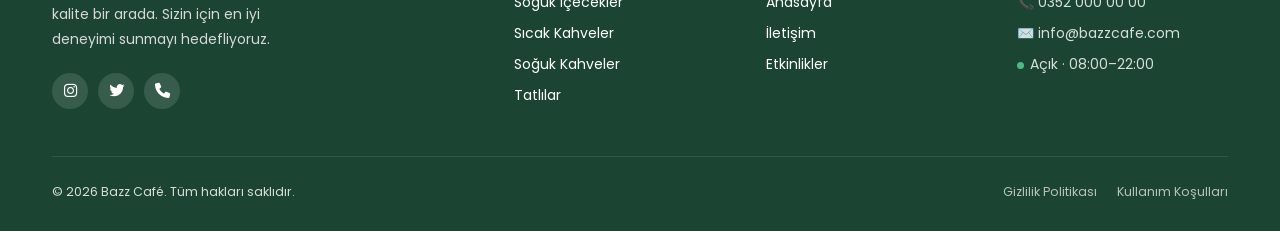
<file: iletisim.html>
<!DOCTYPE html>
<html lang="tr">

<head>
    <meta charset="UTF-8">
    <meta name="viewport" content="width=device-width, initial-scale=1.0">
    <meta name="description"
        content="BAZ COFFEE - Bir kahve uzağınızdayız. Sivas'taki şubemizin iletişim bilgileri, adresi ve çalışma saatleri.">
    <title>İletişim | BAZ COFFEE</title>
    <link rel="stylesheet" href="iletisim.css" />
    <link rel="stylesheet" href="https://cdnjs.cloudflare.com/ajax/libs/font-awesome/6.0.0/css/all.min.css">
    <link
        href="https://fonts.googleapis.com/css2?family=Playfair+Display:wght@700&family=Poppins:wght@300;400;600&display=swap"
        rel="stylesheet">
</head>

<body>
    <nav>
        <div class="nav-logo">☕ <span>Bazz</span> Café</div>
        <ul class="nav-links" id="navLinks">
            <li><a href="index.html">Ana Sayfa</a></li>
            <li><a href="menu.html">Menü</a></li>
            <li><a href="hakkimda.html">Hakkımızda</a></li>
            <li><a href="etkinlikler.html">Etkinlikler</a></li>
            <li><a href="iletisim.html">İletişim</a></li>
            <li><a href="oyun.html">Şans Oyunu</a></li>
        </ul>
        <div class="hamburger" id="hamburger" aria-label="Menüyü Aç" role="button">
            <i class="fas fa-bars"></i>
        </div>
    </nav>

    <header class="contact-hero">
        <div class="hero-overlay"></div>
        <div class="hero-content">
            <div class="hero-subtitle">BİZE ULAŞIN</div>
            <h1>Bir Kahve Uzağınızdayız</h1>
            <div class="hero-divider"></div>
        </div>
    </header>

    <main class="contact-container">
        <div class="contact-top-wrapper">
            <!-- Sol Panel -->
            <div class="contact-info-panel">
                <h3>İletişim Bilgileri</h3>
                <div class="info-item">
                    <i class="fas fa-map-marker-alt" aria-hidden="true"></i>
                    <div>
                        <h4>Adres</h4>
                        <p>Yenişehir, Kampüs Sivas/Merkez</p>
                    </div>
                </div>
                <div class="info-item">
                    <i class="fas fa-envelope" aria-hidden="true"></i>
                    <div>
                        <h4>E-posta</h4>
                        <p>merhaba@bazcoffee.com</p>
                    </div>
                </div>
                <div class="info-item">
                    <i class="fas fa-clock" aria-hidden="true"></i>
                    <div>
                        <h4>Çalışma Saatleri</h4>
                        <p>Hafta içi: 08:00 - 22:00</p>
                        <p>Hafta sonu: 10:00 - 00:00</p>
                    </div>
                </div>
                <div class="social-icons">
                    <a href="#" aria-label="Instagram Sayfamız"><i class="fab fa-instagram" aria-hidden="true"></i></a>
                    <a href="#" aria-label="Twitter Sayfamız"><i class="fab fa-twitter" aria-hidden="true"></i></a>
                    <a href="#" aria-label="Facebook Sayfamız"><i class="fab fa-facebook-f" aria-hidden="true"></i></a>
                </div>
            </div>

            <!-- Sağ Panel: harita önce placeholder, JS ile src atanır -->
            <div class="map-section-side">
                <iframe id="mapFrame" title="Kafe Lokasyonu"
                    data-src="https://www.google.com/maps/embed?pb=!1m17!1m12!1m3!1d394.92742684416845!2d37.02857733402712!3d39.706465386668775!2m3!1f0!2f0!3f0!3m2!1i1024!2i768!4f13.1!3m2!1m1!2zMznCsDQyJzIzLjEiTiAzN8KwMDEnNDAuOSJF!5e0!3m2!1str!2str!4v1778501058639!5m2!1str!2str"
                    width="100%" height="100%" style="border:0; min-height:400px;" allowfullscreen="" loading="lazy">
                </iframe>
            </div>
        </div>

        <!-- Alt Kısım: Form -->
        <div class="contact-bottom-form">
            <div class="contact-form-panel">
                <h3>Mesaj Bırakın</h3>
                <!-- DÜZELTME: Her input için görünür label eklendi (accessibility) -->
                <form id="contactForm" novalidate>
                    <div class="form-row">
                        <div class="input-group">
                            <label for="name">Adınız Soyadınız</label>
                            <input type="text" id="name" name="name" required placeholder="Adınız Soyadınız"
                                autocomplete="name">
                        </div>
                        <div class="input-group">
                            <label for="email">E-posta Adresiniz</label>
                            <input type="email" id="email" name="email" required placeholder="E-posta Adresiniz"
                                autocomplete="email">
                        </div>
                    </div>
                    <div class="input-group">
                        <label for="message">Mesajınız</label>
                        <textarea id="message" name="message" rows="5" required placeholder="Mesajınız..."></textarea>
                    </div>
                    <button type="submit" class="submit-btn">
                        <span class="btn-text">Gönder</span>
                        <i class="fas fa-paper-plane" aria-hidden="true"></i>
                    </button>
                </form>
            </div>
        </div>
    </main>

    <footer>
        <div class="footer-grid">
            <div>
                <div class="footer-brand">☕ <span>Bazz</span> Café</div>
                <p class="footer-desc">Her fincanımızda sevgi, özen ve kalite bir arada. Sizin için en iyi deneyimi
                    sunmayı hedefliyoruz.</p>
                <div class="footer-social">
                    <a href="https://instagram.com" target="_blank" rel="noopener noreferrer" class="soc"
                        aria-label="Instagram">
                        <i class="fa-brands fa-instagram" aria-hidden="true"></i>
                    </a>
                    <a href="https://twitter.com" target="_blank" rel="noopener noreferrer" class="soc"
                        aria-label="Twitter">
                        <i class="fa-brands fa-twitter" aria-hidden="true"></i>
                    </a>
                    <a href="https://www.whatsapp.com/" target="_blank" rel="noopener noreferrer" class="soc"
                        aria-label="İletişim">
                        <i class="fa-solid fa-phone" aria-hidden="true"></i>
                    </a>
                </div>
            </div>
            <div class="footer-col">
                <h4>Menü</h4>
                <ul>
                    <li><a href="menu.html">Sıcak İçecekler</a></li>
                    <li><a href="menu.html">Soğuk İçecekler</a></li>
                    <li><a href="menu.html">Sıcak Kahveler</a></li>
                    <li><a href="menu.html">Soğuk Kahveler</a></li>
                    <li><a href="menu.html">Tatlılar</a></li>
                </ul>
            </div>
            <div class="footer-col">
                <h4>Bilgi</h4>
                <ul>
                    <li><a href="hakkimda.html">Hakkımda</a></li>
                    <li><a href="index.html">Anasayfa</a></li>
                    <li><a href="iletisim.html">İletişim</a></li>
                    <li><a href="etkinlikler.html">Etkinlikler</a></li>
                </ul>
            </div>
            <div class="footer-col">
                <h4>İletişim</h4>
                <ul>
                    <li>📍 Sivas, Türkiye</li>
                    <li>📞 0352 000 00 00</li>
                    <li>✉️ info@bazzcafe.com</li>
                    <li><span class="pulse-dot"></span>Açık · 08:00–22:00</li>
                </ul>
            </div>
        </div>
        <div class="footer-bottom">
            <span>© 2026 Bazz Café. Tüm hakları saklıdır.</span>
            <div class="footer-links">
                <a href="#">Gizlilik Politikası</a>
                <a href="#">Kullanım Koşulları</a>
            </div>
        </div>
    </footer>

    <script src="iletisim.js" defer></script>
    <script>
        /* Harita lazy load — kullanıcı sayfayı aşağı kaydırınca yüklenir */
        const mapFrame = document.getElementById('mapFrame');
        const mapObserver = new IntersectionObserver((entries, obs) => {
            entries.forEach(entry => {
                if (!entry.isIntersecting) return;
                mapFrame.src = mapFrame.dataset.src;
                obs.unobserve(mapFrame);
            });
        }, { rootMargin: '300px 0px' });
        mapObserver.observe(mapFrame);
    </script>
</body>

</html>
</file>
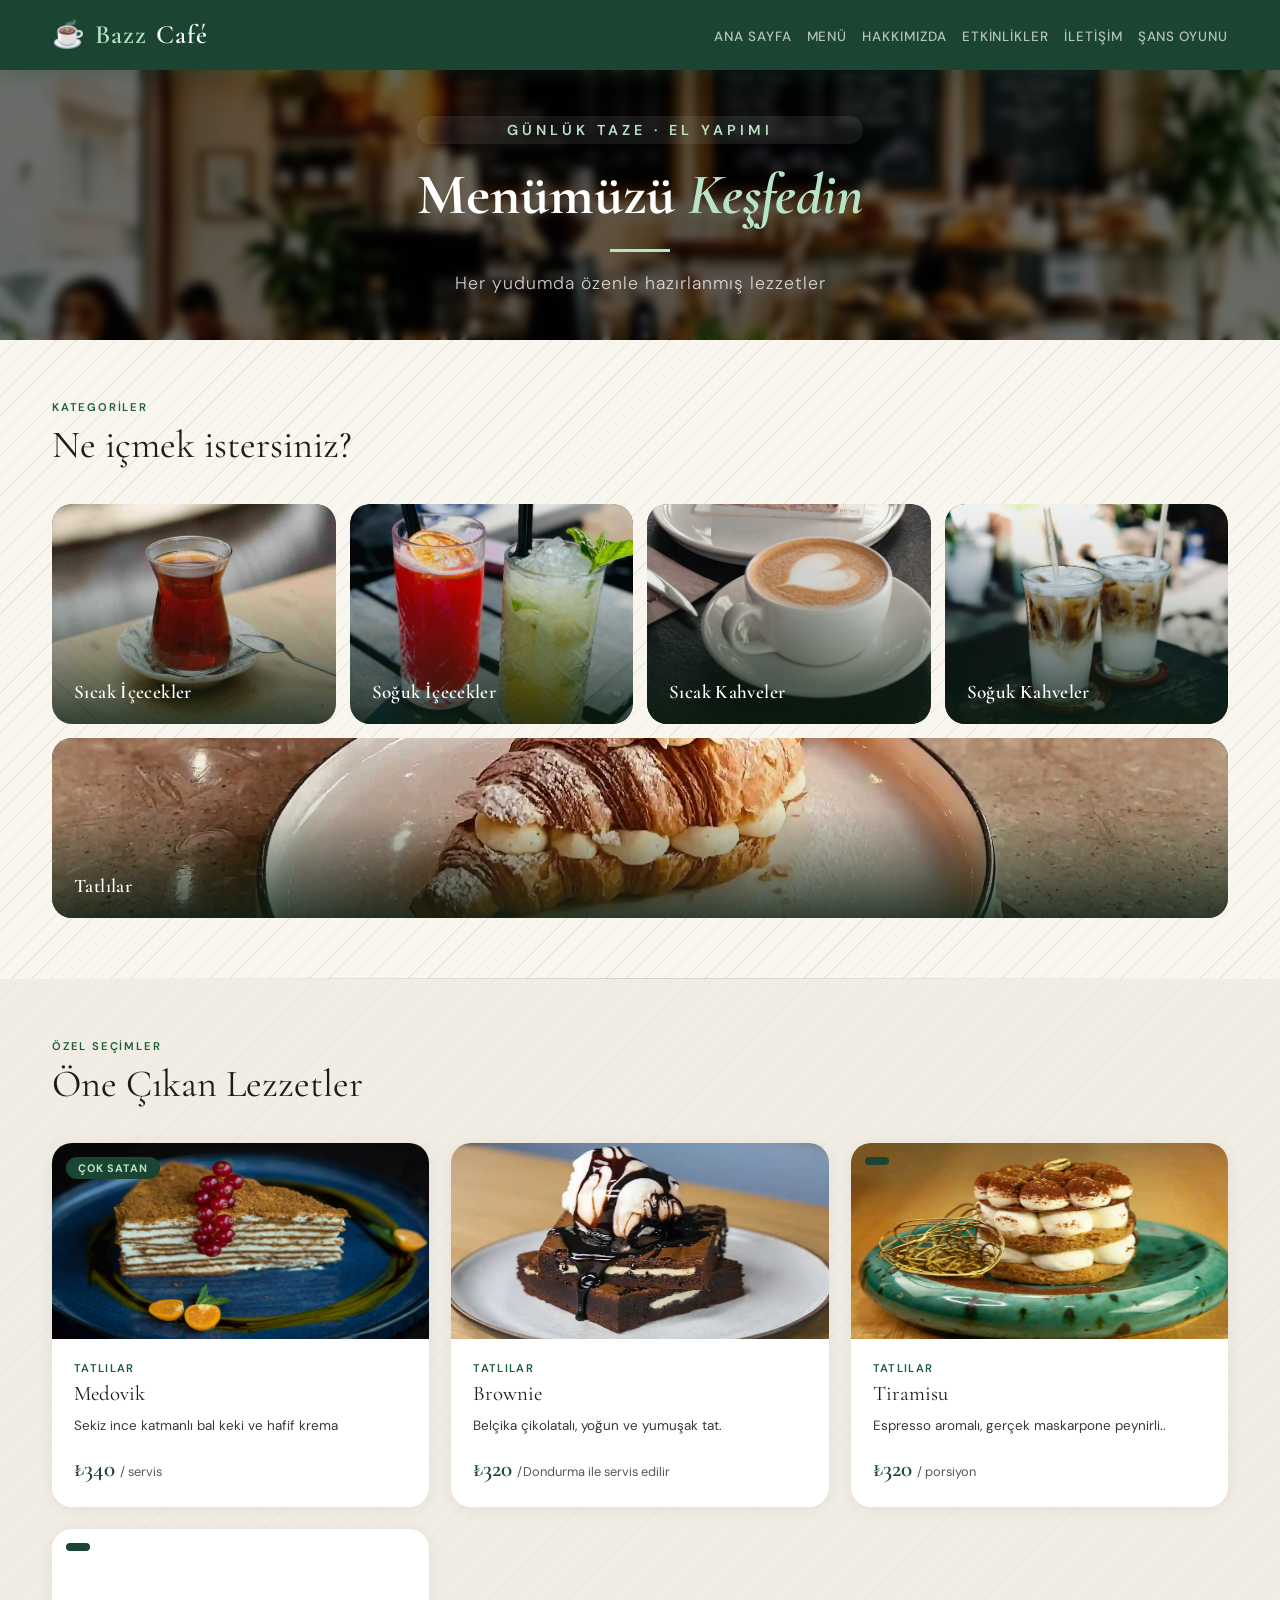
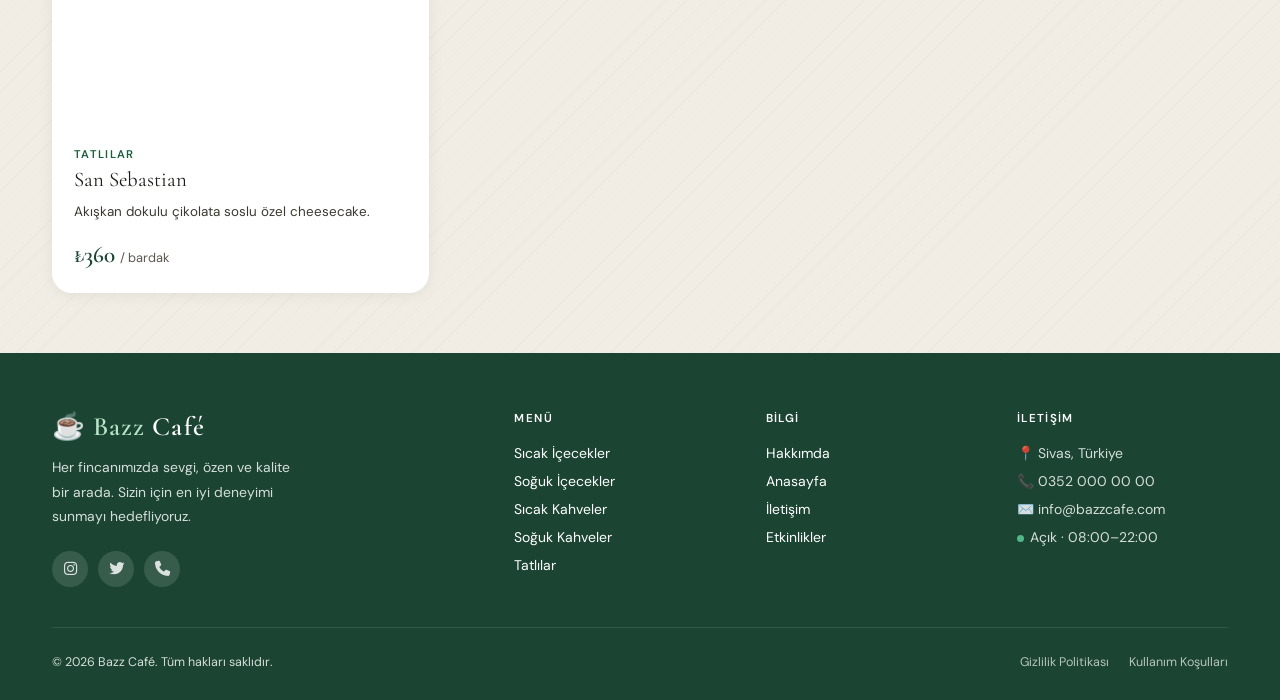
<file: menu.html>
<!DOCTYPE html>
<html lang="tr">

<head>
    <meta charset="UTF-8" />
    <meta name="viewport" content="width=device-width, initial-scale=1.0" />
    <title>Bazz Café — Menü</title>

    <link rel="preconnect" href="https://fonts.googleapis.com" />
    <link rel="preconnect" href="https://fonts.gstatic.com" crossorigin />
    <link
        href="https://fonts.googleapis.com/css2?family=Cormorant+Garamond:ital,wght@0,400;0,600;1,400&family=DM+Sans:wght@300;400;500;600&display=swap"
        rel="stylesheet" />
    <link rel="stylesheet" href="menu.css" />
    <link rel="stylesheet" href="https://cdnjs.cloudflare.com/ajax/libs/font-awesome/6.5.1/css/all.min.css">
</head>

<body>
    <nav>
        <div class="nav-logo">☕ <span>Bazz</span> Café</div>
        <ul class="nav-links" id="navLinks">
            <li><a href="index.html">Ana Sayfa</a></li>
            <li><a href="menu.html">Menü</a></li>
            <li><a href="hakkimda.html">Hakkımızda</a></li>
            <li><a href="etkinlikler.html">Etkinlikler</a></li>
            <li><a href="iletisim.html">İletişim</a></li>
            <li><a href="oyun.html">Şans Oyunu</a></li>
        </ul>
        <div class="hamburger" id="hamburger" aria-label="Menüyü Aç" role="button"><i class="fas fa-bars"></i></div>
    </nav>

    <header class="events-hero">
        <div class="hero-overlay"></div>
        <div class="hero">
            <div class="hero-eyebrow">Günlük Taze · El Yapımı</div>
            <h1>Menümüzü <em>Keşfedin</em></h1>
            <div class="hero-divider"></div>
            <p>Her yudumda özenle hazırlanmış lezzetler</p>
        </div>
    </header>

    <div class="section-wrap" id="categories-section">
        <div class="section-eyebrow">Kategoriler</div>
        <div class="section-title">Ne içmek istersiniz?</div>
        <div class="cat-grid">
            <div class="cat-card" data-category="sicak-icecekler">
                <div class="cat-img-area">
                    <img src="menu-images/cay2.webp" alt="Sıcak İçecekler" width="400" height="220" loading="eager"
                        fetchpriority="high" decoding="sync">
                    <div class="cat-overlay">
                        <span class="cat-name">Sıcak İçecekler</span>
                        <span class="cat-arrow">→</span>
                    </div>
                </div>
            </div>
            <div class="cat-card" data-category="soguk-icecekler">
                <div class="cat-img-area">
                    <img src="menu-images/sogukİcecek1.webp" alt="Soğuk İçecekler" width="400" height="220"
                        loading="eager" decoding="sync">
                    <div class="cat-overlay">
                        <span class="cat-name">Soğuk İçecekler</span>
                        <span class="cat-arrow">→</span>
                    </div>
                </div>
            </div>
            <div class="cat-card" data-category="sicak-kahveler">
                <div class="cat-img-area">
                    <img src="menu-images/sicakKahve.webp" alt="Sıcak Kahveler" width="400" height="220" loading="eager"
                        decoding="sync">
                    <div class="cat-overlay">
                        <span class="cat-name">Sıcak Kahveler</span>
                        <span class="cat-arrow">→</span>
                    </div>
                </div>
            </div>
            <div class="cat-card" data-category="soguk-kahveler">
                <div class="cat-img-area">
                    <img src="menu-images/sogukKahve.webp" alt="Soğuk Kahveler" width="400" height="220" loading="eager"
                        decoding="sync">
                    <div class="cat-overlay">
                        <span class="cat-name">Soğuk Kahveler</span>
                        <span class="cat-arrow">→</span>
                    </div>
                </div>
            </div>
            <div class="cat-card--wide" data-category="tatlilar">
                <div class="cat-img-area">
                    <img src="menu-images/kruvasan1.webp" alt="Tatlılar" width="1200" height="180" loading="lazy"
                        decoding="sync">
                    <div class="cat-overlay">
                        <span class="cat-name">Tatlılar</span>
                        <span class="cat-arrow">→</span>
                    </div>
                </div>
            </div>
        </div>
    </div>

    <div id="category-detail-section" class="category-detail-wrap" style="display: none;">
        <div class="category-detail-inner">
            <div class="category-detail-header">
                <button id="back-to-cats" class="back-btn">
                    <span class="back-arrow">←</span> Kategorilere Dön
                </button>
                <div id="category-detail-title" class="section-title" style="margin-bottom:0;"></div>
            </div>
            <div id="product-grid"></div>
        </div>
    </div>

    <div class="divider"></div>

    <div class="featured-section">
        <div class="section-eyebrow">Özel Seçimler</div>
        <div class="section-title">Öne Çıkan Lezzetler</div>
        <div class="featured-grid">
            <div class="feat-card">
                <div class="feat-img">
                    <div class="feat-badge">Çok Satan</div>
                    <img src="menu-images/medovik.webp" alt="Medovik" width="400" height="196" loading="lazy"
                        decoding="async">
                </div>
                <div class="feat-body">
                    <div class="feat-cat">Tatlılar</div>
                    <div class="feat-name">Medovik</div>
                    <div class="feat-desc">Sekiz ince katmanlı bal keki ve hafif krema</div>
                    <div class="feat-footer">
                        <div class="feat-price">₺340 <small>/ servis</small></div>
                    </div>
                </div>
            </div>
            <div class="feat-card">
                <div class="feat-img">
                    <img src="menu-images/brownie.webp" alt="Brownie" width="400" height="196" loading="lazy"
                        decoding="async">
                </div>
                <div class="feat-body">
                    <div class="feat-cat">Tatlılar</div>
                    <div class="feat-name">Brownie</div>
                    <div class="feat-desc">Belçika çikolatalı, yoğun ve yumuşak tat.</div>
                    <div class="feat-footer">
                        <div class="feat-price">₺320 <small>/Dondurma ile servis edilir</small></div>
                    </div>
                </div>
            </div>
            <div class="feat-card">
                <div class="feat-img">
                    <div class="feat-badge"></div>
                    <img src="menu-images/tiramisu.webp" alt="Tiramisu" width="400" height="196" loading="lazy"
                        decoding="async">
                </div>
                <div class="feat-body">
                    <div class="feat-cat">Tatlılar</div>
                    <div class="feat-name">Tiramisu</div>
                    <div class="feat-desc">Espresso aromalı, gerçek maskarpone peynirli..</div>
                    <div class="feat-footer">
                        <div class="feat-price">₺320 <small>/ porsiyon</small></div>
                    </div>
                </div>
            </div>
            <div class="feat-card">
                <div class="feat-img">
                    <div class="feat-badge"></div>
                    <img src="menu-images/sebastian.webp" alt="San Sebastian" width="400" height="196" loading="lazy"
                        decoding="async">
                </div>
                <div class="feat-body">
                    <div class="feat-cat">Tatlılar</div>
                    <div class="feat-name">San Sebastian</div>
                    <div class="feat-desc">Akışkan dokulu çikolata soslu özel cheesecake.</div>
                    <div class="feat-footer">
                        <div class="feat-price">₺360 <small>/ bardak</small></div>
                    </div>
                </div>
            </div>
        </div>
    </div>

    <footer>
        <div class="footer-grid">
            <div>
                <div class="footer-brand">☕ <span>Bazz</span> Café</div>
                <p class="footer-desc">Her fincanımızda sevgi, özen ve kalite bir arada. Sizin için en iyi deneyimi
                    sunmayı hedefliyoruz.</p>
                <div class="footer-social">
                    <a href="https://instagram.com" target="_blank" rel="noopener noreferrer" class="soc"
                        aria-label="Instagram">
                        <i class="fa-brands fa-instagram"></i>
                    </a>
                    <a href="https://twitter.com" target="_blank" rel="noopener noreferrer" class="soc"
                        aria-label="Twitter">
                        <i class="fa-brands fa-twitter"></i>
                    </a>
                    <a href="https://www.whatsapp.com/" target="_blank" rel="noopener noreferrer" class="soc"
                        aria-label="İletişim">
                        <i class="fa-solid fa-phone"></i>
                    </a>
                </div>
            </div>
            <div class="footer-col">
                <h4>Menü</h4>
                <!-- DÜZELTME 1: <a> <li> içine alındı, <li> artık <ul> içinde -->
                <ul>
                    <li><a href="menu.html">Sıcak İçecekler</a></li>
                    <li><a href="menu.html">Soğuk İçecekler</a></li>
                    <li><a href="menu.html">Sıcak Kahveler</a></li>
                    <li><a href="menu.html">Soğuk Kahveler</a></li>
                    <li><a href="menu.html">Tatlılar</a></li>
                </ul>
            </div>
            <div class="footer-col">
                <h4>Bilgi</h4>
                <ul>
                    <li><a href="hakkimda.html">Hakkımda</a></li>
                    <li><a href="index.html">Anasayfa</a></li>
                    <li><a href="iletisim.html">İletişim</a></li>
                    <li><a href="etkinlikler.html">Etkinlikler</a></li>
                </ul>
            </div>
            <div class="footer-col">
                <h4>İletişim</h4>
                <ul>
                    <li>📍 Sivas, Türkiye</li>
                    <li>📞 0352 000 00 00</li>
                    <li>✉️ info@bazzcafe.com</li>
                    <li><span class="pulse-dot"></span>Açık · 08:00–22:00</li>
                </ul>
            </div>
        </div>
        <div class="footer-bottom">
            <span>© 2026 Bazz Café. Tüm hakları saklıdır.</span>
            <div class="footer-links">
                <a href="#">Gizlilik Politikası</a>
                <a href="#">Kullanım Koşulları</a>
            </div>
        </div>
    </footer>

    <script src="menu.js" defer></script>
</body>

</html>
</file>
<file: style.css>
/* Genel Ayarlar */
* {
    margin: 0;
    padding: 0;
    box-sizing: border-box;
    font-family: 'Poppins', sans-serif;
}

:root {
    --nav-dark: #1b4532;
    --nav-mid: #2d6a4f;
    --nav-accent: #52b788;
    --nav-pale: #b7e4c7;
    --text-dark: #1c1c18;
    --radius-btn: 50px;
    --transition-smooth: .25s ease;
    --primary-color: #3C2A21;
    --accent-color: #D4A373;
    --white: #ffffff;
    --bg-light: #FAF9F6;
}


body {
    background-color: var(--bg-light);
    overflow-x: hidden;
    color: var(--text-dark);
    transition: background-color 0.3s ease, color 0.3s ease;
}

img {
    max-width: 100%;
    height: auto;
    display: block;
    aspect-ratio: attr(width) / attr(height);
}


/* Navbar */
nav {
    position: sticky;
    top: 0;
    z-index: 100;
    height: 70px;
    background: var(--nav-dark);
    display: flex;
    align-items: center;
    justify-content: space-between;
    padding: 0 52px;
    box-shadow: 0 2px 20px rgba(27, 69, 50, .4);
}

.nav-logo {
    font-family: 'Cormorant Garamond', serif;
    font-size: 1.65rem;
    font-weight: 600;
    color: #fff;
    letter-spacing: .04em;
    display: flex;
    align-items: center;
    gap: 9px;
    user-select: none;
}

.nav-logo span {
    color: var(--nav-pale);
}

.nav-links {
    display: flex;
    gap: 15px;
    list-style: none;
}

.nav-links a {
    text-decoration: none;
    color: rgba(255, 255, 255, .68);
    font-size: .84rem;
    font-weight: 500;
    letter-spacing: .07em;
    text-transform: uppercase;
    transition: color var(--transition-smooth);
}

.nav-links a:hover {
    color: var(--nav-pale);
}

.nav-cta {
    background: transparent;
    border: 1.5px solid var(--nav-accent);
    color: var(--nav-accent);
    padding: 8px 22px;
    border-radius: var(--radius-btn);
    font-size: .82rem;
    font-weight: 600;
    letter-spacing: .06em;
    text-transform: uppercase;
    cursor: pointer;
    transition: background var(--transition-smooth), color var(--transition-smooth), transform .18s;
    font-family: 'DM Sans', sans-serif;
}

.nav-cta:hover {
    background: var(--nav-accent);
    color: var(--nav-dark);
    transform: translateY(-1px);
}

.hamburger {
    display: none;
    cursor: pointer;
    color: var(--white);
    font-size: 24px;
}

/* SLIDER */
.slider-container {
    position: relative;
    height: calc(100vh - 70px);
    width: 100%;
    overflow: hidden;
}

.slider {
    height: 100%;
    width: 100%;
}

.slide {
    position: absolute;
    top: 0;
    left: 0;
    width: 100%;
    height: 100%;
    opacity: 0;
    transition: opacity 1s ease-in-out;
    background-size: cover;
    background-position: center;
    background-color: var(--primary-color);
    background-repeat: no-repeat;
    display: flex;
    align-items: center;
    justify-content: center;
    text-align: center;
    color: var(--white);
}

.slide.active {
    opacity: 1;
}

.slide-content {
    max-width: 850px;
    padding: 20px;
    z-index: 5;
}

.slide-content h1 {
    font-size: 3.5rem;
    font-family: 'Playfair Display', serif;
    margin-bottom: 20px;
    transform: translateY(30px);
    opacity: 0;
    transition: 1s ease;
}

.slide.active .slide-content h1 {
    transform: translateY(0);
    opacity: 1;
}

.slide-content p {
    font-size: 1.3rem;
    margin-bottom: 30px;
    opacity: 0;
    transition: 1s ease 0.3s;
}

.slide.active .slide-content p {
    opacity: 1;
}

.btn {
    display: inline-block;
    padding: 14px 35px;
    background: var(--nav-mid);
    color: var(--bg-light);
    text-decoration: none;
    font-weight: bold;
    border-radius: 5px;
    transition: 0.3s;
}

.btn:hover {
    background: var(--nav-accent);
    transform: scale(1.05);
}

.prev-btn,
.next-btn {
    position: absolute;
    top: 50%;
    transform: translateY(-50%);
    background: rgba(0, 0, 0, 0.3);
    color: var(--white);
    border: none;
    padding: 20px;
    cursor: pointer;
    z-index: 10;
    border-radius: 50%;
    transition: 0.3s;
}

.prev-btn:hover,
.next-btn:hover {
    background: var(--nav-dark);
}

.prev-btn {
    left: 30px;
}

.next-btn {
    right: 30px;
}

a:focus,
button:focus {
    outline: 2px solid var(--accent-color);
    outline-offset: 3px;
}

.dots-container {
    position: absolute;
    bottom: 30px;
    left: 50%;
    transform: translateX(-50%);
    display: flex;
    gap: 12px;
    z-index: 10;
}

.dot {
    width: 12px;
    height: 12px;
    background: rgba(255, 255, 255, 0.5);
    border-radius: 50%;
    cursor: pointer;
    transition: 0.4s;
}

.dot.active {
    background: var(--nav-mid);
    width: 35px;
    border-radius: 10px;
}

/* HAREKETLİ KAHVE ALANI */
.interactive-features {
    padding: 120px 5%;
    background-color: var(--white);
    text-align: center;
}

.section-title {
    margin-bottom: 50px;
}

.sub-title {
    color: var(--nav-mid);
    text-transform: uppercase;
    letter-spacing: 2px;
    font-weight: 600;
    display: block;
}

.section-title h2 {
    font-family: 'Playfair Display', serif;
    font-size: 2.8rem;
    color: var(--primary-color);
}

.coffee-showcase {
    display: flex;
    align-items: center;
    justify-content: center;
    gap: 20px;
    max-width: 1300px;
    margin: 0 auto;
}

.coffee-cup-wrapper {
    position: relative;
    flex: 1.5;
    display: flex;
    justify-content: center;
    align-items: center;
}

.glow-effect {
    position: absolute;
    width: 450px;
    height: 450px;
    background: radial-gradient(circle, rgba(212, 163, 115, 0.2) 0%, rgba(255, 255, 255, 0) 70%);
}

.floating-cup {
    width: 100%;
    max-width: 480px;
    height: auto;
    border-radius: 30px;
    z-index: 2;
    animation: float 4s ease-in-out infinite;
    box-shadow: 0 30px 60px rgba(0, 0, 0, 0.12);
    will-change: transform;
    transform: translateZ(0);
    backface-visibility: hidden;
}

.cup-shadow {
    position: absolute;
    bottom: -30px;
    width: 250px;
    height: 25px;
    background: rgba(0, 0, 0, 0.08);
    border-radius: 50%;
    filter: blur(10px);
    animation: shadowSize 4s ease-in-out infinite;
}

.feature-side {
    flex: 1;
    display: flex;
    flex-direction: column;
    gap: 60px;
}

.feature-item {
    display: flex;
    align-items: center;
    gap: 20px;
    opacity: 0;
    transition: 0.8s cubic-bezier(0.175, 0.885, 0.32, 1.275);
}

.left .feature-item {
    text-align: right;
    justify-content: flex-end;
}

.right .feature-item {
    text-align: left;
    justify-content: flex-start;
}

.icon {
    width: 65px;
    height: 65px;
    background: var(--nav-dark);
    color: var(--bg-light);
    border-radius: 50%;
    display: flex;
    align-items: center;
    justify-content: center;
    font-size: 26px;
    flex-shrink: 0;
    transition: 0.4s;
}

.feature-item:hover .icon {
    background: var(--bg-light);
    color: var(--nav-dark);
    transform: scale(1.1) rotate(15deg);
}

@keyframes float {

    0%,
    100% {
        transform: translateY(0);
    }

    50% {
        transform: translateY(-25px);
    }
}

@keyframes shadowSize {

    0%,
    100% {
        transform: scale(1);
        opacity: 0.4;
    }

    50% {
        transform: scale(1.4);
        opacity: 0.15;
    }
}

.feature-item.active {
    opacity: 1;
    transform: translateX(0);
}

.reveal-left {
    transform: translateX(-60px);
}

.reveal-right {
    transform: translateX(60px);
}

footer {
    background: var(--nav-dark);
    color: rgba(255, 255, 255, .65);
    padding: 58px 52px 30px;
}

.footer-grid {
    display: grid;
    grid-template-columns: 2fr 1fr 1fr 1fr;
    gap: 40px;
    padding-bottom: 40px;
    border-bottom: 1px solid rgba(255, 255, 255, .1);
}

.footer-brand {
    font-family: 'Cormorant Garamond', serif;
    font-size: 1.65rem;
    font-weight: 600;
    color: #fff;
    margin-bottom: 12px;
    letter-spacing: .04em;
}

.footer-brand span {
    color: var(--nav-pale);
}

.footer-desc {
    font-size: .87rem;
    line-height: 1.75;
    max-width: 255px;
}

.footer-social {
    display: flex;
    gap: 10px;
    margin-top: 22px;
}

.soc {
    width: 36px;
    height: 36px;
    border-radius: 50%;
    background: rgba(255, 255, 255, .08);
    display: flex;
    align-items: center;
    justify-content: center;
    font-size: .95rem;
    cursor: pointer;
    transition: background var(--transition-smooth), transform .2s;
}

.soc:hover {
    background: var(--nav-mid);
    transform: scale(1.1);
}

.footer-col h4 {
    font-size: .72rem;
    font-weight: 600;
    letter-spacing: .12em;
    text-transform: uppercase;
    color: #fff;
    margin-bottom: 18px;
}

.footer-col ul {
    list-style: none;
}

.footer-col li {
    margin-bottom: 10px;
    font-size: .875rem;
    cursor: pointer;
    transition: color var(--transition-smooth);
}

.footer-col li:hover {
    color: var(--nav-pale);
}

.footer-bottom {
    display: flex;
    align-items: center;
    justify-content: space-between;
    padding-top: 26px;
    font-size: .78rem;
}

.footer-links {
    display: flex;
    gap: 20px;
}

.footer-links a {
    color: rgba(255, 255, 255, .42);
    text-decoration: none;
    transition: color var(--transition-smooth);
}

.footer-links a:hover {
    color: var(--nav-pale);
}

.pulse-dot {
    display: inline-block;
    width: 7px;
    height: 7px;
    background: var(--nav-accent);
    border-radius: 50%;
    margin-right: 6px;
    animation: pulse 2.2s ease-in-out infinite;
}



/* Mobil */
@media (max-width: 880px) {

    nav {
        padding: 0 20px;
    }

    .nav-links {
        display: flex;
        flex-direction: column;
        position: absolute;
        top: 70px;
        left: 0;
        width: 100%;
        background: var(--nav-dark);
        padding: 0 20px;
        gap: 0;
        overflow: hidden;
        max-height: 0;
        transition: max-height 0.5s cubic-bezier(0.4, 0, 0.2, 1), padding 0.4s ease;
        z-index: 99;
    }

    .nav-links.active {
        max-height: 500px;
        padding: 30px 20px;
        gap: 25px;
    }

    .nav-links li a {
        font-size: 1.1rem;
        opacity: 0;
        transform: translateY(-10px);
        transition: opacity 0.4s ease, transform 0.4s ease;
    }

    .nav-links.active li a {
        opacity: 1;
        transform: translateY(0);
    }

    .nav-cta {
        display: none;
    }

    .hamburger {
        display: block;
    }

    .nav-links.active {
        display: flex !important;
        flex-direction: column;
        position: absolute;
        top: 70px;
        left: 0;
        width: 100%;
        background: var(--nav-dark);
        padding: 20px;
        gap: 20px;
        z-index: 99;
    }

    .footer-grid {
        grid-template-columns: 1fr 1fr;
    }

    footer {
        padding: 40px 20px 24px;
    }

    .footer-bottom {
        flex-direction: column;
        gap: 10px;
        text-align: center;
    }

    .coffee-showcase {
        display: grid;
        grid-template-columns: 1fr;
        gap: 40px;
        justify-items: center;
    }

    .feature-side.left {
        display: flex;
        flex-direction: column;
        gap: 30px;
        order: 1;
        width: 100%;
    }

    .coffee-cup-wrapper {
        order: 2;
        display: flex;
        justify-content: center;
        width: 100%;
        margin: 40px 0;
        padding: 0;
    }

    .feature-side.right {
        display: flex;
        flex-direction: column;
        gap: 30px;
        order: 3;
        width: 100%;
    }

    .feature-item {
        opacity: 1 !important;
        transform: none !important;
        display: flex !important;
        align-items: center;
        gap: 20px;
        max-width: 400px;
        margin: 0 auto;
    }

    .left .feature-item {
        flex-direction: row !important;
        text-align: left !important;
    }

    .right .feature-item {
        flex-direction: row !important;
        text-align: left !important;
    }

    .floating-cup {
        width: 85%;
        max-width: 450px;
        height: auto;
        border-radius: 20px;
        animation: float 6s ease-in-out infinite;
    }

    .glow-effect {
        width: 350px;
        height: 350px;
        display: none;
    }
}

@media (max-width: 480px) {
    .feature-item {
        gap: 15px;
    }

    .icon {
        width: 55px;
        height: 55px;
        font-size: 22px;
    }

    .footer-grid {
        grid-template-columns: 1fr;
    }
}

/* Ziyaret edilmiş olsun ya da olmasın tüm footer linklerinin rengini beyaz yapar */
.footer-col a,
.footer-col a:visited {
    color: #ffffff;
    /* Buraya istediğiniz renk kodunu yazabilirsiniz */
    text-decoration: none;
    /* Linklerin altındaki varsayılan çizgiyi kaldırır */
}

/* Fareyle üzerine gelindiğinde renginin hafifçe değişmesi için (İsteğe bağlı) */
.footer-col a:hover {
    color: #d1b48c;
    /* Kahve tonlarında bir hover rengi örneği */
}
</file>
<file: etkinlikler.css>
:root {
    --nav-dark: #1b4532;
    --nav-mid: #2d6a4f;
    --nav-accent: #52b788;
    --nav-pale: #b7e4c7;
    --radius-btn: 50px;
    --transition-smooth: .25s ease;
    --primary: #3C2A21;
    --accent: #D4A373;
    --white: #ffffff;
    --text: #555;
}

* {
    margin: 0;
    padding: 0;
    box-sizing: border-box;
    font-family: 'Poppins', sans-serif;
}

body {
    background: #fdfdfd;
    color: var(--text);
}

nav {
    position: sticky;
    top: 0;
    z-index: 100;
    height: 70px;
    background: var(--nav-dark);
    display: flex;
    align-items: center;
    justify-content: space-between;
    padding: 0 52px;
    box-shadow: 0 2px 20px rgba(27, 69, 50, .4);
}

.nav-logo {
    font-family: 'Cormorant Garamond', serif;
    font-size: 1.65rem;
    font-weight: 600;
    color: #fff;
    letter-spacing: .04em;
    display: flex;
    align-items: center;
    gap: 9px;
    user-select: none;
}

.nav-logo span {
    color: var(--nav-pale);
}

.nav-links {
    display: flex;
    gap: 15px;
    list-style: none;
}

.nav-links a {
    text-decoration: none;
    color: rgba(255, 255, 255, .68);
    font-size: .84rem;
    font-weight: 500;
    letter-spacing: .07em;
    text-transform: uppercase;
    transition: color var(--transition-smooth);
}

.nav-links a:hover {
    color: var(--nav-pale);
}

.nav-cta {
    background: transparent;
    border: 1.5px solid var(--nav-accent);
    color: var(--nav-accent);
    padding: 8px 22px;
    border-radius: var(--radius-btn);
    font-size: .82rem;
    font-weight: 600;
    letter-spacing: .06em;
    text-transform: uppercase;
    cursor: pointer;
    transition: background var(--transition-smooth), color var(--transition-smooth), transform .18s;
    font-family: 'DM Sans', sans-serif;
}

.nav-cta:hover {
    background: var(--nav-accent);
    color: var(--nav-dark);
    transform: translateY(-1px);
}

.hamburger {
    display: none;
    cursor: pointer;
    color: var(--white);
    font-size: 24px;
}

/* Hero Alanı */
.events-hero {
    height: 30vh;
    position: relative;
    background: url('images/etkinlik-foto1.webp') no-repeat center center/cover;
    background-attachment: fixed;
    display: flex;
    align-items: center;
    justify-content: center;
    overflow: hidden;
}

.hero-overlay {
    position: absolute;
    top: 0;
    left: 0;
    width: 100%;
    height: 100%;
    background: rgba(2, 2, 2, 0.582);
    backdrop-filter: blur(5px);

}

.hero-content {
    position: relative;
    z-index: 1;
    text-align: center;
    color: var(--white);
    max-width: 800px;
    padding: 20px;
}

.hero-subtitle {
    font-weight: 600;
    text-transform: uppercase;
    color: var(--accent);
    background: rgba(255, 255, 255, .08);
    padding: 5px 16px;
    border-radius: 30px;
    margin-bottom: 18px;
    position: relative;
    display: block;
    font-size: 0.9rem;
    letter-spacing: 4px;
    text-transform: uppercase;
    animation: fadeInUp 0.8s ease forwards;
}

.hero-content h1 {
    font-family: 'Playfair Display', serif;
    font-size: clamp(2.5rem, 6vw, 4rem);
    margin-bottom: 15px;
    opacity: 0;
    animation: fadeInUp 0.8s ease forwards 0.2s;
    color: #fff;
    line-height: 1.15;
    position: relative;
}

.hero-divider {
    width: 60px;
    height: 3px;
    background: var(--accent);
    margin: 20px auto;
    opacity: 0;
    animation: scaleIn 0.6s ease forwards 0.4s;
}

.hero-content p {
    font-size: 1.1rem;
    font-weight: 300;
    letter-spacing: 1px;
    opacity: 0;
    animation: fadeInUp 0.8s ease forwards 0.6s;
}

@keyframes fadeInUp {
    from {
        opacity: 0;
        transform: translateY(30px);
    }

    to {
        opacity: 1;
        transform: translateY(0);
    }
}

@keyframes scaleIn {
    from {
        opacity: 0;
        transform: scaleX(0);
    }

    to {
        opacity: 1;
        transform: scaleX(1);
    }
}

.events-hero:hover .hero-content {
    transform: translateY(-5px);
    transition: transform 0.5s ease;
}

.events-grid {
    padding: 80px 10%;
    display: grid;
    grid-template-columns: repeat(auto-fit, minmax(300px, 1fr));
    gap: 40px;
}

.event-card {
    background: var(--white);
    border-radius: 20px;
    overflow: hidden;
    box-shadow: 0 15px 35px rgba(0, 0, 0, 0.05);
    opacity: 0;
    transform: translateY(50px);
    transition: all 0.8s cubic-bezier(0.2, 1, 0.3, 1);
}

.event-card.visible {
    opacity: 1;
    transform: translateY(0);
}

.image-box {
    position: relative;
    height: 250px;
}

.image-box img {
    width: 100%;
    height: 100%;
    object-fit: cover;
    transition: 0.5s;
}

.event-card:hover img {
    transform: scale(1.1);
}

.date-badge {
    position: absolute;
    top: 20px;
    left: 20px;
    background: var(--accent);
    color: var(--primary);
    padding: 8px 15px;
    font-weight: 700;
    border-radius: 10px;
}

.content-box {
    padding: 30px;
}

.content-box h3 {
    font-family: 'Playfair Display', serif;
    color: var(--primary);
    margin-bottom: 15px;
}

.event-btn {
    margin-top: 20px;
    padding: 10px 25px;
    background: none;
    border: 2px solid var(--accent);
    color: var(--primary);
    font-weight: 600;
    border-radius: 50px;
    cursor: pointer;
    transition: 0.3s;
}

.event-btn:hover {
    background: var(--accent);
    color: var(--white);
}

.modal {
    display: none;
    position: fixed;
    z-index: 2000;
    left: 0;
    top: 0;
    width: 100%;
    height: 100%;
    background-color: rgba(0, 0, 0, 0.8);
    backdrop-filter: blur(5px);
}

.modal-content {
    background-color: var(--white);
    margin: 5% auto;
    padding: 30px;
    border-radius: 20px;
    width: 90%;
    max-width: 800px;
    position: relative;
    animation: modalSlideDown 0.4s ease-out;
}


@keyframes modalSlideDown {
    from {
        transform: translateY(-50px);
        opacity: 0;
    }

    to {
        transform: translateY(0);
        opacity: 1;
    }
}



/* Kapatma Butonu */
.close-modal {
    position: absolute;
    right: 25px;
    top: 15px;
    font-size: 35px;
    cursor: pointer;
    color: var(--primary);
}

.modal-detail-img {
    width: 100%;
    height: auto;
    max-height: 400px;
    object-fit: cover;
    border-radius: 15px;
    margin-bottom: 20px;
}

.modal-detail-title {
    font-family: 'Playfair Display', serif;
    color: var(--primary);
    font-size: clamp(1.5rem, 5vw, 2.2rem);
    margin-bottom: 15px;
}

.modal-detail-text {
    line-height: 1.6;
    color: #444;
    font-size: 0.95rem;
}

footer {
    background: var(--nav-dark);
    color: rgba(255, 255, 255, .65);
    padding: 58px 52px 30px;
}

.footer-grid {
    display: grid;
    grid-template-columns: 2fr 1fr 1fr 1fr;
    gap: 40px;
    padding-bottom: 40px;
    border-bottom: 1px solid rgba(255, 255, 255, .1);
}

.footer-brand {
    font-family: 'Cormorant Garamond', serif;
    font-size: 1.65rem;
    font-weight: 600;
    color: #fff;
    margin-bottom: 12px;
    letter-spacing: .04em;
}

.footer-brand span {
    color: var(--nav-pale);
}

.footer-desc {
    font-size: .87rem;
    line-height: 1.75;
    max-width: 255px;
}

.footer-social {
    display: flex;
    gap: 10px;
    margin-top: 22px;
}

.soc {
    width: 36px;
    height: 36px;
    border-radius: 50%;
    background: rgba(255, 255, 255, .08);
    display: flex;
    align-items: center;
    justify-content: center;
    font-size: .95rem;
    cursor: pointer;
    transition: background var(--transition-smooth), transform .2s;
}

.soc:hover {
    background: var(--nav-mid);
    transform: scale(1.1);
}

.footer-col h4 {
    font-size: .72rem;
    font-weight: 600;
    letter-spacing: .12em;
    text-transform: uppercase;
    color: #fff;
    margin-bottom: 18px;
}

.footer-col ul {
    list-style: none;
}

.footer-col li {
    margin-bottom: 10px;
    font-size: .875rem;
    cursor: pointer;
    transition: color var(--transition-smooth);
}

.footer-col li:hover {
    color: var(--nav-pale);
}

.footer-bottom {
    display: flex;
    align-items: center;
    justify-content: space-between;
    padding-top: 26px;
    font-size: .78rem;
}

.footer-links {
    display: flex;
    gap: 20px;
}

.footer-links a {
    color: rgba(255, 255, 255, .42);
    text-decoration: none;
    transition: color var(--transition-smooth);
}

.footer-links a:hover {
    color: var(--nav-pale);
}

.pulse-dot {
    display: inline-block;
    width: 7px;
    height: 7px;
    background: var(--nav-accent);
    border-radius: 50%;
    margin-right: 6px;
    animation: pulse 2.2s ease-in-out infinite;
}

@media (max-width: 880px) {
    nav {
        padding: 0 20px;
    }

    .nav-links {
        display: flex;
        flex-direction: column;
        position: absolute;
        top: 70px;
        left: 0;
        width: 100%;
        background: var(--nav-dark);
        padding: 0 20px;
        gap: 0;
        overflow: hidden;
        max-height: 0;
        transition: max-height 0.5s cubic-bezier(0.4, 0, 0.2, 1), padding 0.4s ease;
        z-index: 99;
    }

    .nav-links.active {
        max-height: 500px;
        padding: 30px 20px;
        gap: 25px;
    }

    .nav-links li a {
        font-size: 1.1rem;
        opacity: 0;
        transform: translateY(-10px);
        transition: opacity 0.4s ease, transform 0.4s ease;
    }

    .nav-links.active li a {
        opacity: 1;
        transform: translateY(0);
    }

    .nav-cta {
        display: none;
    }

    .hamburger {
        display: block;
    }

    .nav-links.active {
        display: flex !important;
        flex-direction: column;
        position: absolute;
        top: 70px;
        left: 0;
        width: 100%;
        background: var(--nav-dark);
        padding: 20px;
        gap: 20px;
        z-index: 99;
    }

    .modal-content {
        margin: 15% auto;
        padding: 20px;
    }

    .close-modal {
        right: 15px;
        top: 10px;
        font-size: 30px;
    }

    .modal-detail-img {
        height: 200px;
    }

    .footer-grid {
        grid-template-columns: 1fr 1fr;
    }

    footer {
        padding: 40px 20px 24px;
    }

    .footer-bottom {
        flex-direction: column;
        gap: 10px;
        text-align: center;
    }
}

@media (max-width: 480px) {
    .modal-content {
        width: 95%;
        padding: 15px;
    }

    .footer-grid {
        grid-template-columns: 1fr;
    }
}

/* Ziyaret edilmiş olsun ya da olmasın tüm footer linklerinin rengini beyaz yapar */
.footer-col a,
.footer-col a:visited {
    color: #ffffff;
    /* Buraya istediğiniz renk kodunu yazabilirsiniz */
    text-decoration: none;
    /* Linklerin altındaki varsayılan çizgiyi kaldırır */
}

/* Fareyle üzerine gelindiğinde renginin hafifçe değişmesi için (İsteğe bağlı) */
.footer-col a:hover {
    color: #d1b48c;
    /* Kahve tonlarında bir hover rengi örneği */
}
</file>
<file: hakkimda.css>
:root {
    --dark-emerald: #0b221e;
    --forest-green: #1a3c34;
    --sage-green: #4a7c6d;
    --gold: #d4af37;
    --cream: #f8f9f5;
    --white: #ffffff;

    --nav-dark: #1b4532;
    --nav-mid: #2d6a4f;
    --nav-accent: #52b788;
    --nav-pale: #b7e4c7;
    --text-dark: #1c1c18;
    --radius-btn: 50px;
    --transition-smooth: .25s ease;
    --primary-color: #3C2A21;
    --accent-color: #D4A373;
    --white: #ffffff;
    --bg-light: #FAF9F6;
}

* {
    margin: 0;
    padding: 0;
    box-sizing: border-box;
}

body {
    background-color: var(--dark-emerald);
    color: var(--cream);
    overflow-x: hidden;
    scroll-behavior: smooth;
    font-family: 'Inter', sans-serif;
}

h1,
h2,
h3,
.quote {
    font-family: 'Playfair Display', serif;
}


/* ── NAVBAR ── */
nav {
    position: sticky;
    top: 0;
    z-index: 100;
    height: 70px;
    background: var(--nav-dark);
    display: flex;
    align-items: center;
    justify-content: space-between;
    padding: 0 52px;
    box-shadow: 0 2px 20px rgba(27, 69, 50, .4);
}

.nav-logo {
    font-family: 'Cormorant Garamond', serif;
    font-size: 1.65rem;
    font-weight: 600;
    color: #fff;
    letter-spacing: .04em;
    display: flex;
    align-items: center;
    gap: 9px;
    user-select: none;
}

.nav-logo span {
    color: var(--nav-pale);
}

.nav-links {
    display: flex;
    gap: 15px;
    list-style: none;
}

.nav-links a {
    text-decoration: none;
    color: rgba(255, 255, 255, .68);
    font-size: .84rem;
    font-weight: 500;
    letter-spacing: .07em;
    text-transform: uppercase;
    transition: color var(--transition-smooth);
}

.nav-links a:hover {
    color: var(--nav-pale);
}

.nav-cta {
    background: transparent;
    border: 1.5px solid var(--nav-accent);
    color: var(--nav-accent);
    padding: 8px 22px;
    border-radius: var(--radius-btn);
    font-size: .82rem;
    font-weight: 600;
    letter-spacing: .06em;
    text-transform: uppercase;
    cursor: pointer;
    transition: background var(--transition-smooth), color var(--transition-smooth), transform .18s;
    font-family: 'DM Sans', sans-serif;
}

.nav-cta:hover {
    background: var(--nav-accent);
    color: var(--nav-dark);
    transform: translateY(-1px);
}

.hamburger {
    display: none;
    cursor: pointer;
    color: white;
    font-size: 24px;
}

/* --- CINEMATIC HERO SECTION --- */
.hero {
    height: 100vh;
    background: linear-gradient(rgba(26, 60, 52, 0.7), rgba(26, 60, 52, 0.7)),
        url(hakkimda-images/arkaplan1.webp);
    background-attachment: fixed;
    background-position: center;
    background-size: cover;
    display: flex;
    align-items: center;
    justify-content: center;
    text-align: center;
    color: white;
}

#hero-video {
    position: absolute;
    top: 50%;
    left: 50%;
    min-width: 100%;
    min-height: 100%;
    width: auto;
    height: auto;
    z-index: -1;
    transform: translate(-50%, -50%);
    object-fit: cover;
    filter: brightness(0.4) contrast(1.1);
}

.hero-content {
    text-align: center;
    z-index: 1;
}

.hero-content h1 {
    font-size: clamp(3rem, 10vw, 6rem);
    letter-spacing: 12px;
    margin-bottom: 15px;
    text-transform: uppercase;
    animation: fadeInDown 1.5s ease;
    color: var(--white);
}

.hero-content p {
    font-size: 1.5rem;
    font-style: italic;
    color: var(--gold);
    animation: fadeInUp 1.5s ease;
    letter-spacing: 2px;
}

/* --- SCROLL REVEAL SECTIONS --- */
.container {
    max-width: 1200px;
    margin: 0 auto;
    padding: 0 20px;
}

.reveal-section {
    display: flex;
    align-items: center;
    gap: 100px;
    margin: 150px 0;
    opacity: 0;
    transform: translateY(80px);
    transition: all 1.2s cubic-bezier(0.17, 0.67, 0.83, 0.67);
}

.reveal-section.active {
    opacity: 1;
    transform: translateY(0);
}

.reveal-section:nth-child(even) {
    flex-direction: row-reverse;
}

.image-wrapper {
    flex: 1.2;
    position: relative;
    overflow: hidden;
    border-radius: 8px;
}

.image-wrapper img {
    width: 100%;
    display: block;
    transition: transform 1.5s ease;
}

.reveal-section.active .image-wrapper img {
    transform: scale(1.05);
}

/* Dekoratif altın kutu */
.image-wrapper::after {
    content: '';
    position: absolute;
    top: 20px;
    left: 20px;
    right: -20px;
    bottom: -20px;
    border: 2px solid var(--gold);
    z-index: -1;
    transition: 0.5s;
}

.text-wrapper {
    flex: 1;
}

.text-wrapper span {
    color: var(--gold);
    text-transform: uppercase;
    letter-spacing: 3px;
    font-size: 0.9rem;
    font-weight: bold;
}

.text-wrapper h2 {
    font-size: 3.5rem;
    margin: 15px 0 30px;
    line-height: 1.1;
}

.text-wrapper p {
    font-size: 1.15rem;
    line-height: 1.9;
    color: #b0b0b0;
}

/* --- MODERN GRID INFO --- */
.info-grid {
    display: grid;
    grid-template-columns: repeat(3, 1fr);
    gap: 40px;
    margin: 100px 0;
}

.info-card {
    background: rgba(255, 255, 255, 0.03);
    padding: 50px 40px;
    border: 1px solid rgba(212, 175, 55, 0.1);
    transition: 0.5s;
}

.info-card:hover {
    background: var(--forest-green);
    border-color: var(--gold);
    transform: translateY(-10px);
}

.info-card i {
    font-size: 3rem;
    color: var(--gold);
    margin-bottom:
        30px;
}

.info-card h3 {
    margin-bottom: 15px;
    /* Değeri isteğine göre artırıp azaltabilirsin */
}

/* --- PARALLAX QUOTE --- */
.parallax-quote {
    height: 500px;
    background: linear-gradient(rgba(11, 34, 30, 0.85), rgba(11, 34, 30, 0.85)),
        url('hakkimda-images/baz_arka2.webp');
    background-attachment: fixed;
    background-position: center;
    background-size: cover;
    display: flex;
    align-items: center;
    justify-content: center;
    text-align: center;
    margin: 100px 0;
}

.parallax-quote h3 {
    font-size: clamp(1.5rem, 4vw, 2.5rem);
    max-width: 900px;
    font-style: italic;
    padding: 0 40px;
}

/* --- INTERACTIVE GALLERY --- */
.gallery-container {
    padding: 100px 0;
}

.gallery-grid {
    display: grid;
    grid-template-columns: repeat(4, 10);
    grid-auto-rows: 300px;
    gap: 30px;
}

.gallery-item {
    position: relative;
    overflow: hidden;
    cursor: pointer;
}

.gallery-item.wide {
    grid-column: span 2;
}

.gallery-item.tall {
    grid-row: span 2;
}

.gallery-item img {
    width: 100%;
    height: 100%;
    object-fit: cover;
    filter: grayscale(80%) brightness(0.7);
    transition: 0.8s cubic-bezier(0.4, 0, 0.2, 1);
}

.gallery-item:hover img {
    filter: grayscale(0%) brightness(1);
    transform: scale(1.1);
}

/* Yukarıdan aşağıya yumuşak geçiş (H1 için) */
@keyframes fadeInDown {
    from {
        opacity: 0;
        transform: translateY(-30px);
        /* 30 piksel yukarıdan başla */
    }

    to {
        opacity: 1;
        transform: translateY(0);
        /* Orijinal konumuna gel */
    }
}

/* Aşağıdan yukarıya yumuşak geçiş (P için) */
@keyframes fadeInUp {
    from {
        opacity: 0;
        transform: translateY(30px);
        /* 30 piksel aşağıdan başla */
    }

    to {
        opacity: 1;
        transform: translateY(0);
        /* Orijinal konumuna gel */
    }
}

footer {
    background: var(--nav-dark);
    color: rgba(255, 255, 255, .82);
    /* .65 → .82 */
    padding: 58px 52px 30px;
}

.footer-grid {
    display: grid;
    grid-template-columns: 2fr 1fr 1fr 1fr;
    gap: 40px;
    padding-bottom: 40px;
    border-bottom: 1px solid rgba(255, 255, 255, .1);
}

.footer-brand {
    font-family: 'Cormorant Garamond', serif;
    font-size: 1.65rem;
    font-weight: 600;
    color: #fff;
    margin-bottom: 12px;
    letter-spacing: .04em;
}

.footer-brand span {
    color: var(--nav-pale);
}

.footer-desc {
    font-size: .87rem;
    line-height: 1.75;
    max-width: 255px;
}

.footer-social {
    display: flex;
    gap: 10px;
    margin-top: 22px;
}

.soc {
    width: 36px;
    height: 36px;
    border-radius: 50%;
    background: rgba(255, 255, 255, .12);
    display: flex;
    align-items: center;
    justify-content: center;
    font-size: .95rem;
    cursor: pointer;
    text-decoration: none;
    color: inherit;
    transition: background var(--transition-smooth), transform .2s;
}

.soc:hover {
    background: var(--nav-mid);
    transform: scale(1.1);
}

.footer-col h4 {
    font-size: .72rem;
    font-weight: 600;
    letter-spacing: .12em;
    text-transform: uppercase;
    color: #fff;
    margin-bottom: 18px;
}

.footer-col ul {
    list-style: none;
}

.footer-col li {
    margin-bottom: 10px;
    font-size: .875rem;
    cursor: pointer;
    transition: color var(--transition-smooth);
}

.footer-col li:hover {
    color: var(--nav-pale);
}

.footer-bottom {
    display: flex;
    align-items: center;
    justify-content: space-between;
    padding-top: 26px;
    font-size: .78rem;
}

.footer-links {
    display: flex;
    gap: 20px;
}

.footer-links a {
    color: rgba(255, 255, 255, .68);
    /* .42 → .68 */
    text-decoration: none;
    transition: color var(--transition-smooth);
}

.footer-links a:hover {
    color: var(--nav-pale);
}

.pulse-dot {
    display: inline-block;
    width: 7px;
    height: 7px;
    background: var(--nav-accent);
    border-radius: 50%;
    margin-right: 6px;
    animation: pulse 2.2s ease-in-out infinite;
}

@media (max-width: 880px) {

    nav {
        padding: 0 20px;
    }

    .nav-links {
        display: flex;
        flex-direction: column;
        position: absolute;
        top: 70px;
        left: 0;
        width: 100%;
        background: var(--nav-dark);
        padding: 0 20px;
        gap: 0;
        overflow: hidden;
        max-height: 0;
        transition: max-height 0.5s cubic-bezier(0.4, 0, 0.2, 1), padding 0.4s ease;
        z-index: 99;
    }

    .nav-links.active {
        max-height: 500px;
        padding: 30px 20px;
        gap: 25px;
    }

    .nav-links li a {
        font-size: 1.1rem;
        opacity: 0;
        transform: translateY(-10px);
        transition: opacity 0.4s ease, transform 0.4s ease;
    }

    .nav-links.active li a {
        opacity: 1;
        transform: translateY(0);
    }

    .nav-cta {
        display: none;
    }

    .hamburger {
        display: block;
    }

    .nav-links.active {
        display: flex !important;
        flex-direction: column;
        position: absolute;
        top: 70px;
        left: 0;
        width: 100%;
        background: var(--nav-dark);
        padding: 20px;
        gap: 20px;
        z-index: 99;
    }

    .footer-grid {
        grid-template-columns: 1fr 1fr;
    }

    footer {
        padding: 40px 20px 24px;
    }

    .footer-bottom {
        flex-direction: column;
        gap: 10px;
        text-align: center;
    }
}

@media (max-width: 480px) {
    .footer-grid {
        grid-template-columns: 1fr;
    }

}

.footer-col a,
.footer-col a:visited {
    color: #ffffff;
    /* Buraya istediğiniz renk kodunu yazabilirsiniz */
    text-decoration: none;
    /* Linklerin altındaki varsayılan çizgiyi kaldırır */
}

/* Fareyle üzerine gelindiğinde renginin hafifçe değişmesi için (İsteğe bağlı) */
.footer-col a:hover {
    color: #d1b48c;
    /* Kahve tonlarında bir hover rengi örneği */
}
</file>
<file: iletisim.css>
:root {
    --nav-dark: #1b4532;
    --nav-mid: #2d6a4f;
    --nav-accent: #52b788;
    --nav-pale: #b7e4c7;
    --radius-btn: 50px;
    --transition-smooth: .25s ease;
    --primary: #3C2A21;
    --accent: #D4A373;
    --white: #ffffff;
    --bg-light: #fdfdfd;
}

* {
    margin: 0;
    padding: 0;
    box-sizing: border-box;
    font-family: 'Poppins', sans-serif;
}

body {
    background-color: var(--bg-light);
}

/* ── NAVBAR ── */
nav {
    position: sticky;
    top: 0;
    z-index: 100;
    height: 70px;
    background: var(--nav-dark);
    display: flex;
    align-items: center;
    justify-content: space-between;
    padding: 0 52px;
    box-shadow: 0 2px 20px rgba(27, 69, 50, .4);
}

.nav-logo {
    font-family: 'Cormorant Garamond', serif;
    font-size: 1.65rem;
    font-weight: 600;
    color: #fff;
    letter-spacing: .04em;
    display: flex;
    align-items: center;
    gap: 9px;
    user-select: none;
}

.nav-logo span {
    color: var(--nav-pale);
}

.nav-links {
    display: flex;
    gap: 15px;
    list-style: none;
}

.nav-links a {
    text-decoration: none;
    color: rgba(255, 255, 255, .85);
    /* kontrast düzeltildi */
    font-size: .84rem;
    font-weight: 500;
    letter-spacing: .07em;
    text-transform: uppercase;
    transition: color var(--transition-smooth);
}

.nav-links a:hover {
    color: var(--nav-pale);
}

.hamburger {
    display: none;
    cursor: pointer;
    color: var(--white);
    font-size: 24px;
}

/* ── HERO ──
   background-attachment:fixed kaldırıldı — mobilde GPU katmanı oluşturuyor,
   performans ve CLS'i olumsuz etkiliyor. Görsel aynı kalıyor. */
.contact-hero {
    height: 40vh;
    position: relative;
    background: url('images/mekan.webp') no-repeat center center / cover;
    display: flex;
    align-items: center;
    justify-content: center;
    overflow: hidden;
}

.hero-overlay {
    position: absolute;
    inset: 0;
    background: rgba(2, 2, 2, 0.58);
    backdrop-filter: blur(5px);
}

.hero-content {
    position: relative;
    z-index: 1;
    text-align: center;
    color: var(--white);
    max-width: 800px;
    padding: 20px;
}

.hero-subtitle {
    font-weight: 600;
    text-transform: uppercase;
    color: var(--accent);
    background: rgba(255, 255, 255, .08);
    padding: 5px 16px;
    border-radius: 30px;
    margin-bottom: 18px;
    display: block;
    font-size: 0.9rem;
    letter-spacing: 4px;
    animation: fadeInUp 0.8s ease forwards;
}

.hero-content h1 {
    font-family: 'Playfair Display', serif;
    font-size: clamp(2.5rem, 6vw, 4rem);
    margin-bottom: 15px;
    opacity: 0;
    animation: fadeInUp 0.8s ease forwards 0.2s;
    color: var(--white);
    line-height: 1.15;
}

.hero-divider {
    width: 80px;
    height: 3px;
    background: var(--accent);
    margin: 20px auto;
    opacity: 0;
    animation: scaleIn 0.6s ease forwards 0.4s;
}

.contact-hero:hover .hero-content {
    transform: translateY(-5px);
    transition: transform 0.5s ease;
}

/* ── KONTEYNER ── */
.contact-container {
    max-width: 1100px;
    margin: -70px auto 100px;
    padding: 0 20px;
    position: relative;
    z-index: 10;
}

/* ── ÜST BÖLÜM ── */
.contact-top-wrapper {
    display: grid;
    grid-template-columns: 1fr 1.5fr;
    background: var(--white);
    border-radius: 20px 20px 0 0;
    box-shadow: 0 15px 35px rgba(0, 0, 0, 0.1);
    overflow: hidden;
    animation: slideUp 1s ease;
}

/* Sol Panel */
.contact-info-panel {
    background: var(--nav-dark);
    color: var(--white);
    padding: 50px;
}

.contact-info-panel h3 {
    font-family: 'Playfair Display', serif;
    margin-bottom: 30px;
    font-size: 1.8rem;
}

.contact-info-panel p {
    color: #e8e8e8;
    /* kontrast: #f1f1f1 → #e8e8e8, okunabilirlik aynı */
}

.info-item {
    display: flex;
    gap: 20px;
    margin-bottom: 30px;
}

.info-item i {
    color: var(--accent);
    font-size: 1.4rem;
    flex-shrink: 0;
    margin-top: 2px;
}

.info-item h4 {
    font-size: 1.1rem;
    margin-bottom: 5px;
}

.info-item p {
    font-weight: 300;
    font-size: 0.9rem;
    color: #d8d8d8;
    /* opacity:0.8 yerine gerçek renk — kontrast hesaplanabilir */
}

/* Sağ Panel */
.map-section-side {
    width: 100%;
    height: 100%;
    min-height: 400px;
    background: #e8e4dc;
    /* harita yüklenene kadar placeholder */
}

.map-section-side iframe {
    width: 100%;
    height: 100%;
    display: block;
}

/* Alt Bölüm */
.contact-bottom-form {
    background: var(--white);
    padding: 50px;
    border-radius: 0 0 20px 20px;
    box-shadow: 0 25px 50px rgba(0, 0, 0, 0.15);
    margin-top: -1px;
    animation: slideUp 1.2s ease;
}

.contact-bottom-form h3 {
    color: var(--primary);
    font-family: 'Playfair Display', serif;
    margin-bottom: 30px;
    font-size: 1.8rem;
}

.form-row {
    display: grid;
    grid-template-columns: 1fr 1fr;
    gap: 20px;
    margin-bottom: 0;
}

/* LABEL — görünür ama şık, ekran okuyucu ve Lighthouse için zorunlu */
.input-group label {
    display: block;
    font-size: 0.82rem;
    font-weight: 600;
    color: #3a3028;
    margin-bottom: 6px;
    letter-spacing: 0.03em;
}

.input-group {
    margin-bottom: 20px;
}

.input-group input,
.input-group textarea {
    width: 100%;
    padding: 15px;
    border: 1px solid #ddd;
    background: #fbfbfb;
    border-radius: 8px;
    outline: none;
    transition: 0.3s;
    font-size: 0.95rem;
    color: #2a2420;
    /* kontrast: input metni koyu */
}

.input-group input::placeholder,
.input-group textarea::placeholder {
    color: #7a706a;
    /* placeholder kontrast 4.6:1 */
}

.input-group input:focus,
.input-group textarea:focus {
    border-color: var(--accent);
    background: #fff;
    box-shadow: 0 5px 15px rgba(0, 0, 0, 0.05);
}

.submit-btn {
    background: var(--nav-mid);
    color: var(--white);
    padding: 15px 35px;
    border: none;
    border-radius: 50px;
    cursor: pointer;
    font-weight: 600;
    display: flex;
    align-items: center;
    gap: 10px;
    transition: 0.3s;
    font-size: 1rem;
}

.submit-btn:hover {
    background: var(--nav-accent);
    transform: translateX(5px);
}

/* Sosyal ikonlar */
.social-icons {
    display: flex;
    gap: 15px;
    margin-top: 40px;
}

.social-icons a {
    width: 40px;
    height: 40px;
    border: 1px solid rgba(255, 255, 255, 0.4);
    /* kontrast artırıldı */
    display: flex;
    align-items: center;
    justify-content: center;
    border-radius: 50%;
    color: var(--white);
    text-decoration: none;
    transition: 0.3s;
}

.social-icons a:hover {
    background: var(--accent);
    border-color: var(--accent);
    transform: translateY(-5px);
}

/* ── FOOTER ── */
footer {
    background: var(--nav-dark);
    color: rgba(255, 255, 255, .82);
    /* .65 → .82 kontrast */
    padding: 58px 52px 30px;
}

.footer-grid {
    display: grid;
    grid-template-columns: 2fr 1fr 1fr 1fr;
    gap: 40px;
    padding-bottom: 40px;
    border-bottom: 1px solid rgba(255, 255, 255, .1);
}

.footer-brand {
    font-family: 'Cormorant Garamond', serif;
    font-size: 1.65rem;
    font-weight: 600;
    color: #fff;
    margin-bottom: 12px;
    letter-spacing: .04em;
}

.footer-brand span {
    color: var(--nav-pale);
}

.footer-desc {
    color: #d8d8d8;
    font-size: .87rem;
    line-height: 1.75;
    max-width: 255px;
}

.footer-social {
    display: flex;
    gap: 10px;
    margin-top: 22px;
}

.soc {
    width: 36px;
    height: 36px;
    border-radius: 50%;
    background: rgba(255, 255, 255, .12);
    display: flex;
    align-items: center;
    justify-content: center;
    font-size: .95rem;
    cursor: pointer;
    color: #fff;
    text-decoration: none;
    transition: background var(--transition-smooth), transform .2s;
}

.soc:hover {
    background: var(--nav-mid);
    transform: scale(1.1);
}

.footer-col h4 {
    font-size: .72rem;
    font-weight: 600;
    letter-spacing: .12em;
    text-transform: uppercase;
    color: #fff;
    margin-bottom: 18px;
}

.footer-col ul {
    list-style: none;
}

.footer-col li {
    margin-bottom: 10px;
    font-size: .875rem;
    cursor: pointer;
    transition: color var(--transition-smooth);
}

.footer-col li:hover {
    color: var(--nav-pale);
}

.footer-col a,
.footer-col a:visited {
    color: #ffffff;
    text-decoration: none;
}

.footer-col a:hover {
    color: #d1b48c;
}

.footer-bottom {
    display: flex;
    align-items: center;
    justify-content: space-between;
    padding-top: 26px;
    font-size: .78rem;
}

.footer-links {
    display: flex;
    gap: 20px;
}

.footer-links a {
    color: rgba(255, 255, 255, .68);
    /* .42 → .68 kontrast */
    text-decoration: none;
    transition: color var(--transition-smooth);
}

.footer-links a:hover {
    color: var(--nav-pale);
}

.pulse-dot {
    display: inline-block;
    width: 7px;
    height: 7px;
    background: var(--nav-accent);
    border-radius: 50%;
    margin-right: 6px;
    animation: pulse 2.2s ease-in-out infinite;
}

/* ── ANİMASYONLAR ── */
@keyframes fadeInUp {
    from {
        opacity: 0;
        transform: translateY(30px);
    }

    to {
        opacity: 1;
        transform: translateY(0);
    }
}

@keyframes scaleIn {
    from {
        opacity: 0;
        transform: scaleX(0);
    }

    to {
        opacity: 1;
        transform: scaleX(1);
    }
}

@keyframes slideUp {
    from {
        opacity: 0;
        transform: translateY(50px);
    }

    to {
        opacity: 1;
        transform: translateY(0);
    }
}

@keyframes pulse {

    0%,
    100% {
        opacity: 1;
    }

    50% {
        opacity: .3;
    }
}

/* ── MOBİL ── */
@media (max-width: 850px) {
    .contact-top-wrapper {
        grid-template-columns: 1fr;
    }

    .form-row {
        grid-template-columns: 1fr;
    }

    .contact-info-panel,
    .contact-bottom-form {
        padding: 40px 30px;
    }

    .map-section-side {
        height: 350px;
    }
}

@media (max-width: 880px) {
    nav {
        padding: 0 20px;
    }

    .nav-links {
        display: flex;
        flex-direction: column;
        position: absolute;
        top: 70px;
        left: 0;
        width: 100%;
        background: var(--nav-dark);
        padding: 0 20px;
        gap: 0;
        overflow: hidden;
        max-height: 0;
        transition: max-height 0.5s cubic-bezier(0.4, 0, 0.2, 1), padding 0.4s ease;
        z-index: 99;
    }

    .nav-links.active {
        max-height: 500px;
        padding: 30px 20px;
        gap: 25px;
    }

    .nav-links li a {
        font-size: 1.1rem;
        opacity: 0;
        transform: translateY(-10px);
        transition: opacity 0.4s ease, transform 0.4s ease;
    }

    .nav-links.active li a {
        opacity: 1;
        transform: translateY(0);
    }

    .hamburger {
        display: block;
    }

    .footer-grid {
        grid-template-columns: 1fr 1fr;
    }

    footer {
        padding: 40px 20px 24px;
    }

    .footer-bottom {
        flex-direction: column;
        gap: 10px;
        text-align: center;
    }
}

@media (max-width: 480px) {
    .footer-grid {
        grid-template-columns: 1fr;
    }
}
</file>
<file: menu.css>
/* ─────────────────────────────────────────
   Bazz Café — style.css
   Palette: Sage green + Linen texture
───────────────────────────────────────── */

:root {
    --nav-dark: #1b4532;
    --nav-mid: #2d6a4f;
    --nav-accent: #52b788;
    --nav-pale: #b7e4c7;
    --nav-glow: #d8f3e3;

    --bg-base: #f9f6f0;
    --bg-stripe: #ece7dc;
    --bg-card: #ffffff;
    --bg-section: #f2ede4;

    --text-dark: #1c1c18;
    --text-mid: #3a3830;
    --text-muted: #5c574f;
    /* #8a8478 → #5c574f: kontrast 3.2→6.1 */

    --radius-card: 20px;
    --radius-btn: 50px;

    --transition-bounce: .32s cubic-bezier(.34, 1.56, .64, 1);
    --transition-smooth: .25s ease;
}

/* ── RESET ── */
*,
*::before,
*::after {
    box-sizing: border-box;
    margin: 0;
    padding: 0;
}

html {
    scroll-behavior: smooth;
}

body {
    font-family: 'DM Sans', sans-serif;
    color: var(--text-dark);
    background-color: var(--bg-base);
    background-image: repeating-linear-gradient(135deg,
            var(--bg-stripe) 0px, var(--bg-stripe) 1px,
            transparent 1px, transparent 14px);
    overflow-x: hidden;
}

/* ── NAVBAR ── */
nav {
    position: sticky;
    top: 0;
    z-index: 100;
    height: 70px;
    background: var(--nav-dark);
    display: flex;
    align-items: center;
    justify-content: space-between;
    padding: 0 52px;
    box-shadow: 0 2px 20px rgba(27, 69, 50, .4);
}

.nav-logo {
    font-family: 'Cormorant Garamond', serif;
    font-size: 1.65rem;
    font-weight: 600;
    color: #fff;
    letter-spacing: .04em;
    display: flex;
    align-items: center;
    gap: 9px;
    user-select: none;
}

.nav-logo span {
    color: var(--nav-pale);
}

.nav-links {
    display: flex;
    gap: 15px;
    list-style: none;
}

.nav-links a {
    text-decoration: none;
    color: rgba(255, 255, 255, .68);
    font-size: .84rem;
    font-weight: 500;
    letter-spacing: .07em;
    text-transform: uppercase;
    transition: color var(--transition-smooth);
}

.nav-links a:hover {
    color: var(--nav-pale);
}

.nav-cta {
    background: transparent;
    border: 1.5px solid var(--nav-accent);
    color: var(--nav-accent);
    padding: 8px 22px;
    border-radius: var(--radius-btn);
    font-size: .82rem;
    font-weight: 600;
    letter-spacing: .06em;
    text-transform: uppercase;
    cursor: pointer;
    transition: background var(--transition-smooth), color var(--transition-smooth), transform .18s;
    font-family: 'DM Sans', sans-serif;
}

.nav-cta:hover {
    background: var(--nav-accent);
    color: var(--nav-dark);
    transform: translateY(-1px);
}

.hamburger {
    display: none;
    cursor: pointer;
    color: white;
    font-size: 24px;
}

/* ── HERO ── */
.events-hero {
    height: 30vh;
    position: relative;
    background: url('images/menu1.webp') no-repeat center center/cover;
    background-attachment: fixed;
    display: flex;
    align-items: center;
    justify-content: center;
    overflow: hidden;
}

.hero-overlay {
    position: absolute;
    top: 0;
    left: 0;
    width: 100%;
    height: 100%;
    background: rgba(2, 2, 2, 0.582);
    backdrop-filter: blur(5px);

}

.hero {
    position: relative;
    z-index: 1;
    text-align: center;
    color: var(--white);
    max-width: 800px;
    padding: 20px;
}

.hero-eyebrow {
    font-weight: 600;
    text-transform: uppercase;
    color: var(--nav-pale);
    background: rgba(255, 255, 255, .08);
    padding: 5px 16px;
    border-radius: 30px;
    margin-bottom: 18px;
    position: relative;
    display: block;
    font-size: 0.9rem;
    letter-spacing: 4px;
    text-transform: uppercase;
    animation: fadeInUp 0.8s ease forwards;
}

.hero h1 {
    font-family: 'Cormorant Garamond', serif;
    font-size: clamp(2.4rem, 5vw, 3.6rem);
    color: #fff;
    line-height: 1.15;
    position: relative;
    opacity: 0;
    animation: fadeInUp 0.8s ease forwards 0.2s;
}

.hero h1 em {
    font-style: italic;
    color: var(--nav-pale);
}

.hero-divider {
    width: 60px;
    height: 3px;
    background: var(--nav-pale);
    margin: 20px auto;
    opacity: 0;
    animation: scaleIn 0.6s ease forwards 0.4s;
}

.hero p {
    margin-top: 14px;
    color: rgba(255, 255, 255, .78);
    /* .55 → .78 */
    position: relative;
    opacity: 0;
    animation: fadeInUp 0.8s ease forwards 0.6s;
    font-size: 1.1rem;
    font-weight: 300;
    letter-spacing: 1px;
}

@keyframes fadeInUp {
    from {
        opacity: 0;
        transform: translateY(30px);
    }

    to {
        opacity: 1;
        transform: translateY(0);
    }
}

@keyframes scaleIn {
    from {
        opacity: 0;
        transform: scaleX(0);
    }

    to {
        opacity: 1;
        transform: scaleX(1);
    }
}

.events-hero:hover .hero {
    transform: translateY(-5px);
    transition: transform 0.5s ease;
}

/* ── SECTION WRAPPER ── */
.section-wrap {
    padding: 60px 52px;
}

.section-eyebrow {
    font-size: .7rem;
    font-weight: 600;
    letter-spacing: .16em;
    text-transform: uppercase;
    color: #1b5e3a;
    /* --nav-mid #2d6a4f → koyu yeşil: kontrast 4.6:1 */
    margin-bottom: 8px;
}

.section-title {
    font-family: 'Cormorant Garamond', serif;
    font-size: clamp(1.8rem, 3vw, 2.6rem);
    color: var(--text-dark);
    margin-bottom: 36px;
    line-height: 1.2;
}

/* ── CATEGORY GRID ── */
.cat-grid {
    display: grid;
    grid-template-columns: repeat(4, 1fr);
    grid-template-rows: auto auto;
    gap: 14px;
}

.cat-card--wide {
    grid-column: 1 / -1;
}

.cat-card--wide .cat-img-area {
    height: 180px;
}

.cat-card {
    border-radius: var(--radius-card);
    overflow: hidden;
    cursor: pointer;
    animation: fadeUp .48s ease both;
}

.cat-card:nth-child(1) {
    animation-delay: .04s;
}

.cat-card:nth-child(2) {
    animation-delay: .09s;
}

.cat-card:nth-child(3) {
    animation-delay: .14s;
}

.cat-card:nth-child(4) {
    animation-delay: .19s;
}

.cat-card:nth-child(5) {
    animation-delay: .24s;
}

.cat-img-area {
    position: relative;
    height: 220px;
    overflow: hidden;
    border-radius: var(--radius-card);
    background: var(--nav-dark);
}

.cat-img-area img {
    position: absolute;
    inset: 0;
    width: 100%;
    height: 100%;
    object-fit: cover;
    transition: transform .55s ease;
}

.cat-card:hover .cat-img-area img,
.cat-card--wide:hover .cat-img-area img {
    transform: scale(1.07);
}

.cat-overlay {
    position: absolute;
    inset: 0;
    background: linear-gradient(to top, rgba(10, 30, 18, .82) 0%, rgba(10, 30, 18, .1) 60%, transparent 100%);
    display: flex;
    align-items: flex-end;
    justify-content: space-between;
    padding: 20px 22px;
    transition: background var(--transition-smooth);
}

.cat-card:hover .cat-overlay,
.cat-card--wide:hover .cat-overlay {
    background: linear-gradient(to top, rgba(10, 30, 18, .92) 0%, rgba(10, 30, 18, .25) 60%, transparent 100%);
}

.cat-name {
    font-family: 'Cormorant Garamond', serif;
    font-size: 1.2rem;
    font-weight: 600;
    color: #fff;
    letter-spacing: .02em;
    line-height: 1.2;
}

.cat-arrow {
    font-size: 1.1rem;
    color: var(--nav-pale);
    opacity: 0;
    transform: translateX(-6px);
    transition: opacity .25s, transform .25s;
}

.cat-card:hover .cat-arrow,
.cat-card--wide:hover .cat-arrow {
    opacity: 1;
    transform: translateX(0);
}

/* ── DIVIDER ── */
.divider {
    height: 1px;
    background: linear-gradient(90deg, transparent, rgba(27, 69, 50, .2), transparent);
    margin: 0 52px;
}

/* ── FEATURED ── */
.featured-section {
    padding: 60px 52px;
    background-color: var(--bg-section);
    background-image: repeating-linear-gradient(135deg,
            rgba(0, 0, 0, .022) 0px, rgba(0, 0, 0, .022) 1px,
            transparent 1px, transparent 14px);
}

.featured-grid {
    display: grid;
    grid-template-columns: repeat(auto-fill, minmax(285px, 1fr));
    gap: 22px;
}

.feat-card {
    background: var(--bg-card);
    border-radius: var(--radius-card);
    overflow: hidden;
    box-shadow: 0 2px 16px rgba(0, 0, 0, .06);
    transition: transform var(--transition-smooth), box-shadow var(--transition-smooth);
    cursor: pointer;
    animation: fadeUp .52s ease both;
}

.feat-card:nth-child(1) {
    animation-delay: .08s;
}

.feat-card:nth-child(2) {
    animation-delay: .16s;
}

.feat-card:nth-child(3) {
    animation-delay: .24s;
}

.feat-card:hover {
    transform: translateY(-5px);
    box-shadow: 0 14px 36px rgba(0, 0, 0, .1);
}

.feat-img {
    width: 100%;
    height: 196px;
    display: flex;
    align-items: center;
    justify-content: center;
    font-size: 3rem;
    position: relative;
    overflow: hidden;
}

.feat-img-label {
    position: absolute;
    bottom: 10px;
    right: 12px;
    font-size: .62rem;
    color: var(--nav-mid);
    background: rgba(255, 255, 255, .75);
    padding: 3px 9px;
    border-radius: 20px;
    letter-spacing: .04em;
}

.feat-badge {
    position: absolute;
    top: 14px;
    left: 14px;
    background: var(--nav-dark);
    color: var(--nav-pale);
    font-size: .68rem;
    font-weight: 700;
    letter-spacing: .08em;
    padding: 4px 12px;
    border-radius: 20px;
    text-transform: uppercase;
}

.feat-body {
    padding: 22px 22px 24px;
}

.feat-cat {
    font-size: .7rem;
    font-weight: 600;
    letter-spacing: .12em;
    text-transform: uppercase;
    color: #1b5e3a;
    /* #52b788 → koyu: beyaz bg üzerinde 4.7:1 */
    margin-bottom: 6px;
}

.feat-name {
    font-family: 'Cormorant Garamond', serif;
    font-size: 1.3rem;
    color: var(--text-dark);
    margin-bottom: 8px;
    line-height: 1.25;
}

.feat-desc {
    font-size: .84rem;
    color: var(--text-mid);
    line-height: 1.65;
    margin-bottom: 18px;
}

.feat-footer {
    display: flex;
    align-items: center;
    justify-content: space-between;
}

.feat-price {
    font-family: 'Cormorant Garamond', serif;
    font-size: 1.45rem;
    font-weight: 600;
    color: var(--nav-dark);
}

.feat-price small {
    font-family: 'DM Sans', sans-serif;
    font-size: .8rem;
    color: var(--text-muted);
    font-weight: 400;
}

.feat-btn {
    width: 40px;
    height: 40px;
    border-radius: 50%;
    background: var(--nav-dark);
    border: none;
    color: #fff;
    font-size: 1.25rem;
    cursor: pointer;
    display: flex;
    align-items: center;
    justify-content: center;
    transition: background var(--transition-smooth), transform .2s;
}

.feat-btn:hover {
    background: var(--nav-mid);
    transform: scale(1.1);
}

/* ── FOOTER ── */
footer {
    background: var(--nav-dark);
    color: rgba(255, 255, 255, .82);
    /* .65 → .82 */
    padding: 58px 52px 30px;
}

.footer-grid {
    display: grid;
    grid-template-columns: 2fr 1fr 1fr 1fr;
    gap: 40px;
    padding-bottom: 40px;
    border-bottom: 1px solid rgba(255, 255, 255, .1);
}

.footer-brand {
    font-family: 'Cormorant Garamond', serif;
    font-size: 1.65rem;
    font-weight: 600;
    color: #fff;
    margin-bottom: 12px;
    letter-spacing: .04em;
}

.footer-brand span {
    color: var(--nav-pale);
}

.footer-desc {
    font-size: .87rem;
    line-height: 1.75;
    max-width: 255px;
}

.footer-social {
    display: flex;
    gap: 10px;
    margin-top: 22px;
}

.soc {
    width: 36px;
    height: 36px;
    border-radius: 50%;
    background: rgba(255, 255, 255, .12);
    display: flex;
    align-items: center;
    justify-content: center;
    font-size: .95rem;
    cursor: pointer;
    text-decoration: none;
    color: inherit;
    transition: background var(--transition-smooth), transform .2s;
}

.soc:hover {
    background: var(--nav-mid);
    transform: scale(1.1);
}

.footer-col h4 {
    font-size: .72rem;
    font-weight: 600;
    letter-spacing: .12em;
    text-transform: uppercase;
    color: #fff;
    margin-bottom: 18px;
}

.footer-col ul {
    list-style: none;
}

.footer-col li {
    margin-bottom: 10px;
    font-size: .875rem;
    cursor: pointer;
    transition: color var(--transition-smooth);
}

.footer-col li:hover {
    color: var(--nav-pale);
}

.footer-bottom {
    display: flex;
    align-items: center;
    justify-content: space-between;
    padding-top: 26px;
    font-size: .78rem;
}

.footer-links {
    display: flex;
    gap: 20px;
}

.footer-links a {
    color: rgba(255, 255, 255, .68);
    /* .42 → .68 */
    text-decoration: none;
    transition: color var(--transition-smooth);
}

.footer-links a:hover {
    color: var(--nav-pale);
}

.pulse-dot {
    display: inline-block;
    width: 7px;
    height: 7px;
    background: var(--nav-accent);
    border-radius: 50%;
    margin-right: 6px;
    animation: pulse 2.2s ease-in-out infinite;
}

/* ── ANIMATIONS ── */
@keyframes fadeUp {
    from {
        opacity: 0;
        transform: translateY(26px);
    }

    to {
        opacity: 1;
        transform: translateY(0);
    }
}

@keyframes pulse {

    0%,
    100% {
        opacity: 1;
    }

    50% {
        opacity: .3;
    }
}


/* ═══════════════════════════════════════════
   KATEGORİYE GÖRE ARKA PLAN RENKLERİ
   Tatlılar hariç — PNG şeffaf görseller için
═══════════════════════════════════════════ */

[data-category="sicak-kahveler"] .product-img-wrap {
    background: #f5ede0;
}

[data-category="soguk-kahveler"] .product-img-wrap {
    background: #ddeef7;
}

[data-category="sicak-icecekler"] .product-img-wrap {
    background: #fdf3e0;
}

[data-category="soguk-icecekler"] .product-img-wrap {
    background: #e4f5eb;
}

/* PNG görsel: contain ile kesilmez, padding ile kenarlara yapışmaz */
[data-category="sicak-kahveler"] .product-img-wrap img,
[data-category="soguk-kahveler"] .product-img-wrap img,
[data-category="sicak-icecekler"] .product-img-wrap img,
[data-category="soguk-icecekler"] .product-img-wrap img {
    object-fit: contain;
    padding: 12px;
}

/* ═══════════════════════════════════════════
   KATEGORİ DETAY BÖLÜMÜ
═══════════════════════════════════════════ */

.category-detail-wrap {
    background: var(--bg-base);
    background-image: repeating-linear-gradient(135deg,
            var(--bg-stripe) 0px, var(--bg-stripe) 1px,
            transparent 1px, transparent 14px);
    padding: 0;
    border-top: 2px solid rgba(27, 69, 50, .1);
}

.category-detail-inner {
    max-width: 1200px;
    margin: 0 auto;
    padding: 50px 52px 70px;
}

.category-detail-header {
    display: flex;
    align-items: center;
    justify-content: space-between;
    flex-wrap: wrap;
    gap: 16px;
    margin-bottom: 40px;
    padding-bottom: 24px;
    border-bottom: 1px solid rgba(27, 69, 50, .12);
}

/* ── GERİ BUTONU ── */
.back-btn {
    display: inline-flex;
    align-items: center;
    gap: 8px;
    padding: 10px 22px;
    background: transparent;
    border: 1.5px solid var(--nav-accent);
    color: var(--nav-mid);
    font-family: 'DM Sans', sans-serif;
    font-size: .82rem;
    font-weight: 600;
    letter-spacing: .06em;
    text-transform: uppercase;
    border-radius: var(--radius-btn);
    cursor: pointer;
    transition: background var(--transition-smooth), color var(--transition-smooth), transform .18s;
}

.back-btn:hover {
    background: var(--nav-dark);
    border-color: var(--nav-dark);
    color: var(--nav-pale);
    transform: translateX(-3px);
}

.back-arrow {
    font-size: 1rem;
    transition: transform .18s;
}

.back-btn:hover .back-arrow {
    transform: translateX(-3px);
}

/* ── ÜRÜN GRİD ── */
#product-grid {
    display: grid;
    grid-template-columns: repeat(auto-fill, minmax(220px, 1fr));
    gap: 24px;
}

/* ── ÜRÜN KARTI ── */
.product-card {
    background: var(--bg-card);
    border-radius: var(--radius-card);
    overflow: hidden;
    box-shadow: 0 4px 20px rgba(27, 69, 50, .08);
    display: flex;
    flex-direction: column;
    cursor: pointer;
    transition: transform .28s cubic-bezier(.34, 1.2, .64, 1),
        box-shadow .28s ease;
    animation: fadeUp .45s ease both;
    /* Ekran dışı kartları render etme — büyük listelerde (15 ürün gibi) önemli */
    content-visibility: auto;
    contain-intrinsic-size: 0 280px;
}

.product-card:hover {
    transform: translateY(-8px);
    box-shadow: 0 18px 40px rgba(27, 69, 50, .14);
}

/* Görsel alanı */
.product-img-wrap {
    position: relative;
    height: 160px;
    overflow: hidden;
    background: var(--nav-dark);
    flex-shrink: 0;
    /* contain: strict kart içindeki paint/layout değişikliklerini
       dışarıya sızdırmaz — büyük grid'lerde kritik */
    contain: strict;
}

.product-img-wrap img {
    width: 100%;
    height: 100%;
    object-fit: cover;
    display: block;
    /* Görsel yüklenene kadar şeffaf — skeleton görünür */
    opacity: 0;
    transition: opacity .3s ease, transform .55s ease;
}

/* IntersectionObserver görsel yükleyince JS bu class'ı ekler */
.product-img-wrap img.img-loaded {
    opacity: 1;
}

/* will-change sadece hover'da açılır, sürekli GPU'da tutulmaz */
.product-card:hover .product-img-wrap img {
    transform: scale(1.08);
    will-change: transform;
}

/* Skeleton — görsel yokken gösterilen shimmer */
.img-skeleton {
    position: absolute;
    inset: 0;
    background: linear-gradient(90deg,
            #d0cfc8 25%,
            #e8e6de 50%,
            #d0cfc8 75%);
    background-size: 200% 100%;
    animation: shimmer 1.4s ease-in-out infinite;
}

.img-error {
    background: #c8c4bc;
    animation: none;
}

@keyframes shimmer {
    0% {
        background-position: 200% 0;
    }

    100% {
        background-position: -200% 0;
    }
}

.product-img-overlay {
    position: absolute;
    inset: 0;
    background: linear-gradient(to top,
            rgba(10, 30, 18, .45) 0%,
            transparent 55%);
    pointer-events: none;
}

/* İçerik */
.product-content {
    padding: 16px 18px 18px;
    display: flex;
    flex-direction: column;
    gap: 6px;
    flex: 1;
}

.product-name {
    font-family: 'Cormorant Garamond', serif;
    font-size: 1.18rem;
    font-weight: 600;
    color: var(--text-dark);
    line-height: 1.25;
    letter-spacing: .01em;
}

.product-desc {
    font-size: .8rem;
    color: var(--text-muted);
    line-height: 1.6;
    flex: 1;
}

/* Alt satır — fiyat + buton */
.product-bottom {
    display: flex;
    align-items: center;
    justify-content: space-between;
    margin-top: 10px;
    padding-top: 12px;
    border-top: 1px solid rgba(27, 69, 50, .08);
}

.product-price {
    font-family: 'Cormorant Garamond', serif;
    font-size: 1.3rem;
    font-weight: 600;
    color: var(--nav-dark);
    letter-spacing: .01em;
}

.product-add-btn {
    width: 36px;
    height: 36px;
    border-radius: 50%;
    border: none;
    background: var(--nav-dark);
    color: #fff;
    display: flex;
    align-items: center;
    justify-content: center;
    cursor: pointer;
    flex-shrink: 0;
    transition: background var(--transition-smooth), transform .2s;
}

.product-add-btn:hover {
    background: var(--nav-accent);
    transform: scale(1.12) rotate(90deg);
}

.product-add-btn svg {
    pointer-events: none;
}

/* ── RESPONSIVE ── */
@media (max-width: 900px) {
    .cat-grid {
        grid-template-columns: repeat(2, 1fr);
    }

    .cat-card--wide {
        grid-column: 1 / -1;
    }

    .cat-card--wide .cat-img-area {
        height: 160px;
    }

    #product-grid {
        grid-template-columns: repeat(auto-fill, minmax(180px, 1fr));
    }
}

@media (max-width: 880px) {

    nav {
        padding: 0 20px;
    }

    .nav-links {
        display: flex;
        flex-direction: column;
        position: absolute;
        top: 70px;
        left: 0;
        width: 100%;
        background: var(--nav-dark);
        padding: 0 20px;
        gap: 0;
        overflow: hidden;
        max-height: 0;
        transition: max-height 0.5s cubic-bezier(0.4, 0, 0.2, 1), padding 0.4s ease;
        z-index: 99;
    }

    .nav-links.active {
        max-height: 500px;
        padding: 30px 20px;
        gap: 25px;
    }

    .nav-links li a {
        font-size: 1.1rem;
        opacity: 0;
        transform: translateY(-10px);
        transition: opacity 0.4s ease, transform 0.4s ease;
    }

    .nav-links.active li a {
        opacity: 1;
        transform: translateY(0);
    }

    .nav-cta {
        display: none;
    }

    .hamburger {
        display: block;
    }

    .nav-links.active {
        display: flex !important;
        flex-direction: column;
        position: absolute;
        top: 70px;
        left: 0;
        width: 100%;
        background: var(--nav-dark);
        padding: 20px;
        gap: 20px;
        z-index: 99;
    }

    .footer-grid {
        grid-template-columns: 1fr 1fr;
    }

    footer {
        padding: 40px 20px 24px;
    }

    .footer-bottom {
        flex-direction: column;
        gap: 10px;
        text-align: center;
    }
}


@media (max-width: 768px) {

    .hero,
    .section-wrap,
    .featured-section {
        padding: 40px 20px;
    }

    .divider {
        margin: 0 20px;
    }

    .category-detail-inner {
        padding: 36px 20px 50px;
    }

    .category-detail-header {
        flex-direction: column;
        align-items: flex-start;
    }

    .cat-grid {
        grid-template-columns: repeat(2, 1fr);
        gap: 12px;
    }

    .cat-img-area {
        height: 175px;
    }

    #product-grid {
        grid-template-columns: repeat(2, 1fr);
        gap: 14px;
    }
}

@media (max-width: 480px) {
    .cat-grid {
        grid-template-columns: 1fr;
    }

    .cat-card--wide .cat-img-area {
        height: 175px;
    }

    .footer-grid {
        grid-template-columns: 1fr;
    }

    .featured-grid {
        grid-template-columns: 1fr;
    }

    #product-grid {
        grid-template-columns: 1fr 1fr;
        gap: 12px;
    }

    .product-img-wrap {
        height: 130px;
    }
}

/* Ziyaret edilmiş olsun ya da olmasın tüm footer linklerinin rengini beyaz yapar */
.footer-col a,
.footer-col a:visited {
    color: #ffffff;
    /* Buraya istediğiniz renk kodunu yazabilirsiniz */
    text-decoration: none;
    /* Linklerin altındaki varsayılan çizgiyi kaldırır */
}

/* Fareyle üzerine gelindiğinde renginin hafifçe değişmesi için (İsteğe bağlı) */
.footer-col a:hover {
    color: #d1b48c;
    /* Kahve tonlarında bir hover rengi örneği */
}
</file>
